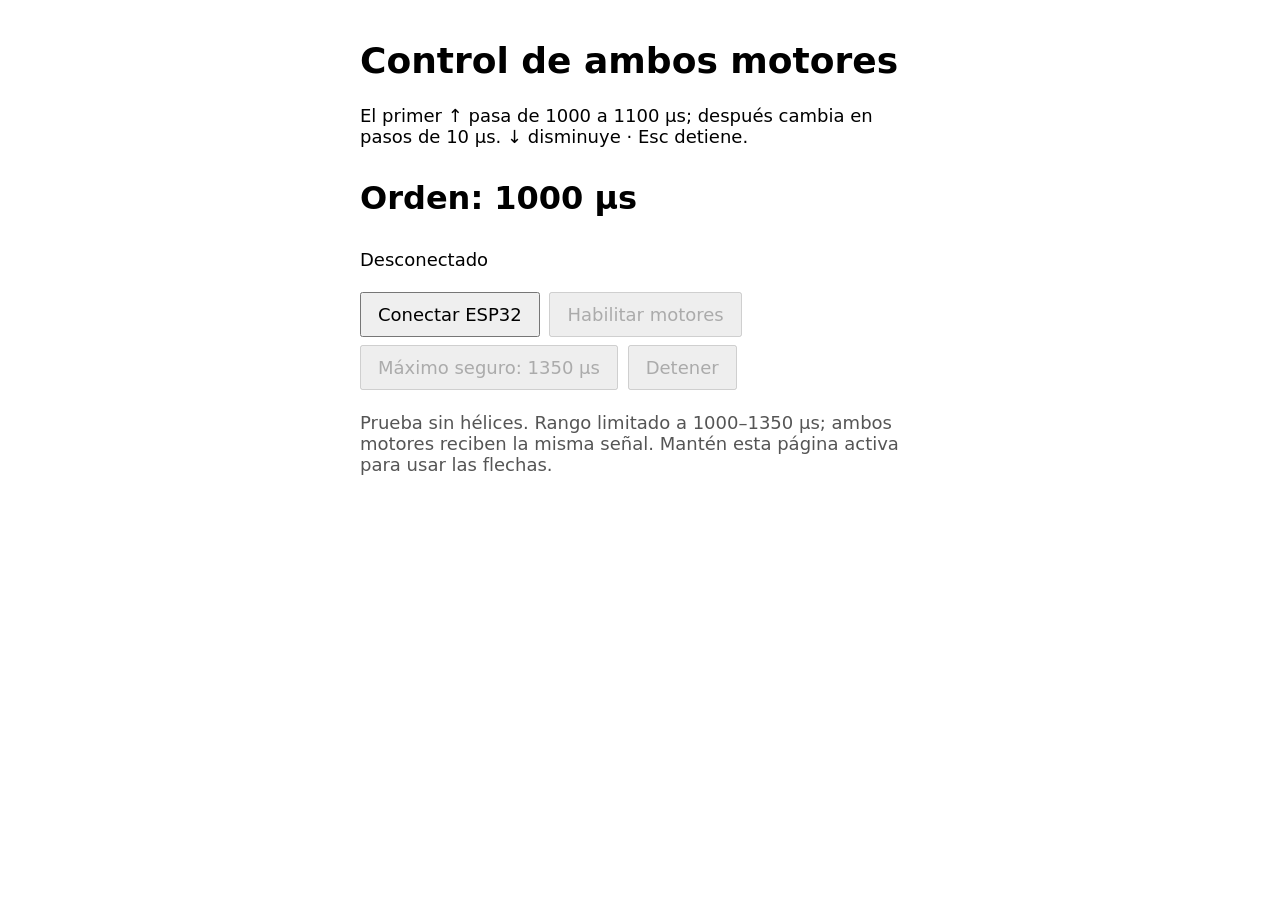
<file: motor-tests/arrow-control/index.html>
<!doctype html>
<html lang="es">
<meta charset="utf-8">
<meta name="viewport" content="width=device-width,initial-scale=1">
<title>Prueba progresiva de motores</title>
<style>
  body { font: 18px system-ui, sans-serif; max-width: 560px; margin: 40px auto; padding: 0 20px; }
  button { font: inherit; padding: 10px 16px; margin: 4px 4px 4px 0; }
  #value { font-size: 2rem; font-weight: bold; }
  .note { color: #555; }
</style>
<h1>Control de ambos motores</h1>
<p>El primer ↑ pasa de 1000 a 1100 µs; después cambia en pasos de 10 µs. ↓ disminuye · Esc detiene.</p>
<p id="value">Orden: 1000 µs</p>
<p id="status" role="status">Desconectado</p>
<button id="connect">Conectar ESP32</button>
<button id="arm" disabled>Habilitar motores</button>
<button id="max" disabled>Máximo seguro: 1350 µs</button>
<button id="stop" disabled>Detener</button>
<p class="note">Prueba sin hélices. Rango limitado a 1000–1350 µs; ambos motores reciben la misma señal. Mantén esta página activa para usar las flechas.</p>
<script>
  const connectButton = document.getElementById('connect');
  const armButton = document.getElementById('arm');
  const maxButton = document.getElementById('max');
  const stopButton = document.getElementById('stop');
  const status = document.getElementById('status');
  const value = document.getElementById('value');
  let port, writer, timer, armed = false, pulse = 1000;

  function show() {
    value.textContent = `Orden: ${pulse} µs`;
    status.textContent = !port ? 'Desconectado' : armed ? 'Motores habilitados' : 'Conectado · motores detenidos';
    connectButton.disabled = !!port;
    armButton.disabled = !port || armed;
    maxButton.disabled = !port || !armed;
    stopButton.disabled = !port || !armed;
  }

  async function send(command) {
    if (!writer) return;
    try { await writer.write(new TextEncoder().encode(command)); }
    catch { await disconnect(); }
  }

  async function stop() {
    clearInterval(timer);
    armed = false;
    pulse = 1000;
    show();
    await send('X');
  }

  async function disconnect() {
    clearInterval(timer);
    armed = false;
    pulse = 1000;
    if (writer) { writer.releaseLock(); writer = null; }
    if (port) { try { await port.close(); } catch {} port = null; }
    show();
  }

  connectButton.onclick = async () => {
    if (!('serial' in navigator)) {
      status.textContent = 'Abre esta página en Chrome o Edge de escritorio.';
      return;
    }
    try {
      port = await navigator.serial.requestPort();
      await port.open({ baudRate: 115200 });
      writer = port.writable.getWriter();
      // Abrir el puerto reinicia algunas placas ESP32.
      await new Promise(resolve => setTimeout(resolve, 1500));
      show();
    } catch (error) {
      await disconnect();
      status.textContent = `No se pudo conectar: ${error.message}`;
    }
  };

  armButton.onclick = async () => {
    pulse = 1000;
    await send('A');
    if (!port) return;
    armed = true;
    timer = setInterval(() => send('K'), 100);
    show();
  };
  stopButton.onclick = stop;
  maxButton.onclick = async () => {
    if (!armed) return;
    pulse = 1350;
    show();
    await send('M');
  };

  document.addEventListener('keydown', async event => {
    if (event.key === 'Escape') { await stop(); return; }
    if (!armed || !['ArrowUp', 'ArrowDown'].includes(event.key)) return;
    event.preventDefault();
    pulse = Math.max(1000, Math.min(1350, event.key === 'ArrowUp' && pulse === 1000 ? 1100 : pulse + (event.key === 'ArrowUp' ? 10 : -10)));
    show();
    await send(event.key === 'ArrowUp' ? 'U' : 'D');
  });
  window.addEventListener('blur', stop);
  document.addEventListener('visibilitychange', () => { if (document.hidden) stop(); });
  navigator.serial?.addEventListener('disconnect', disconnect);
  show();
</script>
</html>
</file>
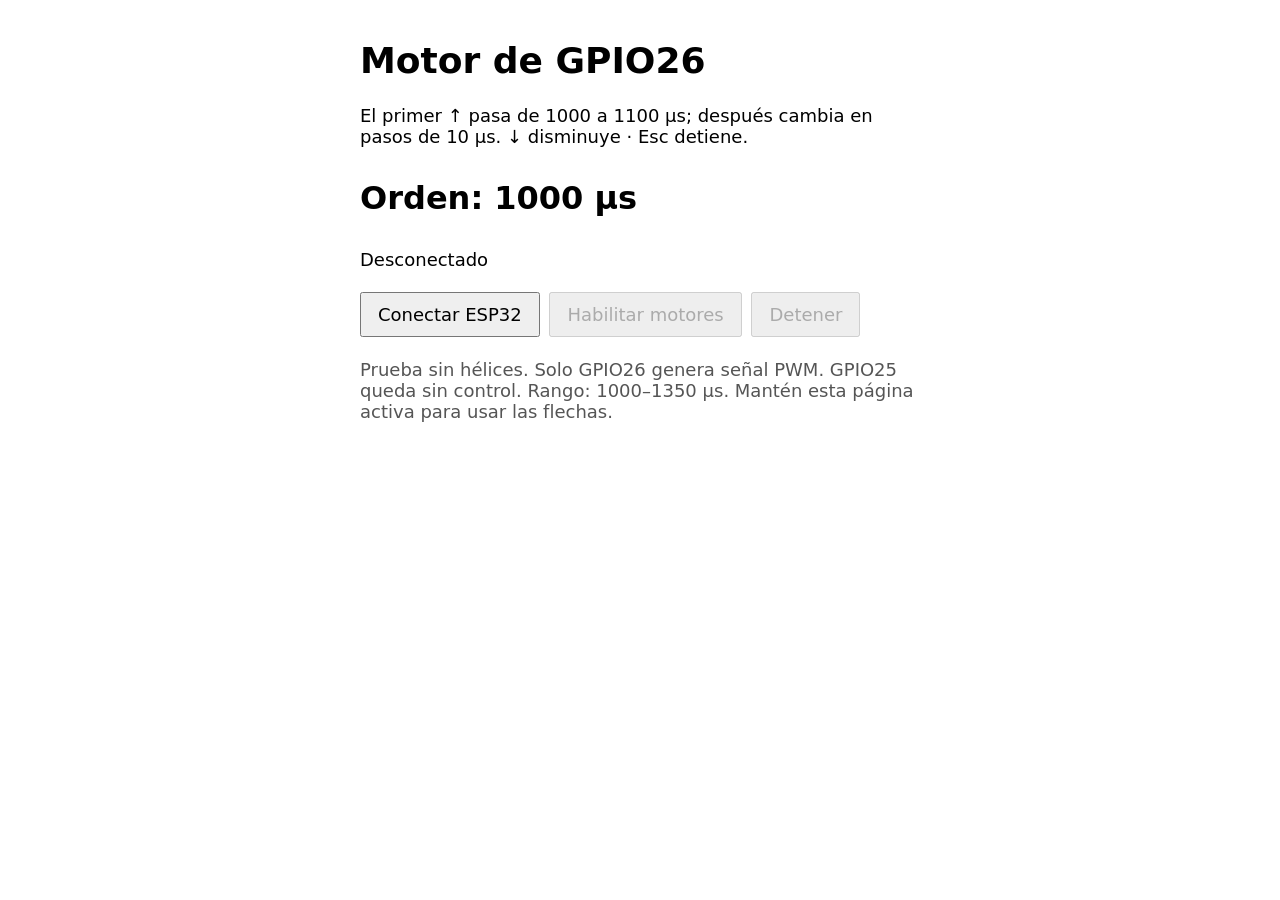
<file: motor-tests/gpio26-only/index.html>
<!doctype html>
<html lang="es">
<meta charset="utf-8">
<meta name="viewport" content="width=device-width,initial-scale=1">
<title>Prueba de motor GPIO26</title>
<style>
  body { font: 18px system-ui, sans-serif; max-width: 560px; margin: 40px auto; padding: 0 20px; }
  button { font: inherit; padding: 10px 16px; margin: 4px 4px 4px 0; }
  #value { font-size: 2rem; font-weight: bold; }
  .note { color: #555; }
</style>
<h1>Motor de GPIO26</h1>
<p>El primer ↑ pasa de 1000 a 1100 µs; después cambia en pasos de 10 µs. ↓ disminuye · Esc detiene.</p>
<p id="value">Orden: 1000 µs</p>
<p id="status" role="status">Desconectado</p>
<button id="connect">Conectar ESP32</button>
<button id="arm" disabled>Habilitar motores</button>
<button id="stop" disabled>Detener</button>
<p class="note">Prueba sin hélices. Solo GPIO26 genera señal PWM. GPIO25 queda sin control. Rango: 1000–1350 µs. Mantén esta página activa para usar las flechas.</p>
<script>
  const connectButton = document.getElementById('connect');
  const armButton = document.getElementById('arm');
  const stopButton = document.getElementById('stop');
  const status = document.getElementById('status');
  const value = document.getElementById('value');
  let port, writer, timer, armed = false, pulse = 1000;

  function show() {
    value.textContent = `Orden: ${pulse} µs`;
    status.textContent = !port ? 'Desconectado' : armed ? 'Motores habilitados' : 'Conectado · motores detenidos';
    connectButton.disabled = !!port;
    armButton.disabled = !port || armed;
    stopButton.disabled = !port || !armed;
  }

  async function send(command) {
    if (!writer) return;
    try { await writer.write(new TextEncoder().encode(command)); }
    catch { await disconnect(); }
  }

  async function stop() {
    clearInterval(timer);
    armed = false;
    pulse = 1000;
    show();
    await send('X');
  }

  async function disconnect() {
    clearInterval(timer);
    armed = false;
    pulse = 1000;
    if (writer) { writer.releaseLock(); writer = null; }
    if (port) { try { await port.close(); } catch {} port = null; }
    show();
  }

  connectButton.onclick = async () => {
    if (!('serial' in navigator)) {
      status.textContent = 'Abre esta página en Chrome o Edge de escritorio.';
      return;
    }
    try {
      port = await navigator.serial.requestPort();
      await port.open({ baudRate: 115200 });
      writer = port.writable.getWriter();
      // Abrir el puerto reinicia algunas placas ESP32.
      await new Promise(resolve => setTimeout(resolve, 1500));
      show();
    } catch (error) {
      await disconnect();
      status.textContent = `No se pudo conectar: ${error.message}`;
    }
  };

  armButton.onclick = async () => {
    pulse = 1000;
    await send('A');
    if (!port) return;
    armed = true;
    timer = setInterval(() => send('K'), 100);
    show();
  };
  stopButton.onclick = stop;

  document.addEventListener('keydown', async event => {
    if (event.key === 'Escape') { await stop(); return; }
    if (!armed || !['ArrowUp', 'ArrowDown'].includes(event.key)) return;
    event.preventDefault();
    pulse = Math.max(1000, Math.min(1350, event.key === 'ArrowUp' && pulse === 1000 ? 1100 : pulse + (event.key === 'ArrowUp' ? 10 : -10)));
    show();
    await send(event.key === 'ArrowUp' ? 'U' : 'D');
  });
  window.addEventListener('blur', stop);
  document.addEventListener('visibilitychange', () => { if (document.hidden) stop(); });
  navigator.serial?.addEventListener('disconnect', disconnect);
  show();
</script>
</html>
</file>
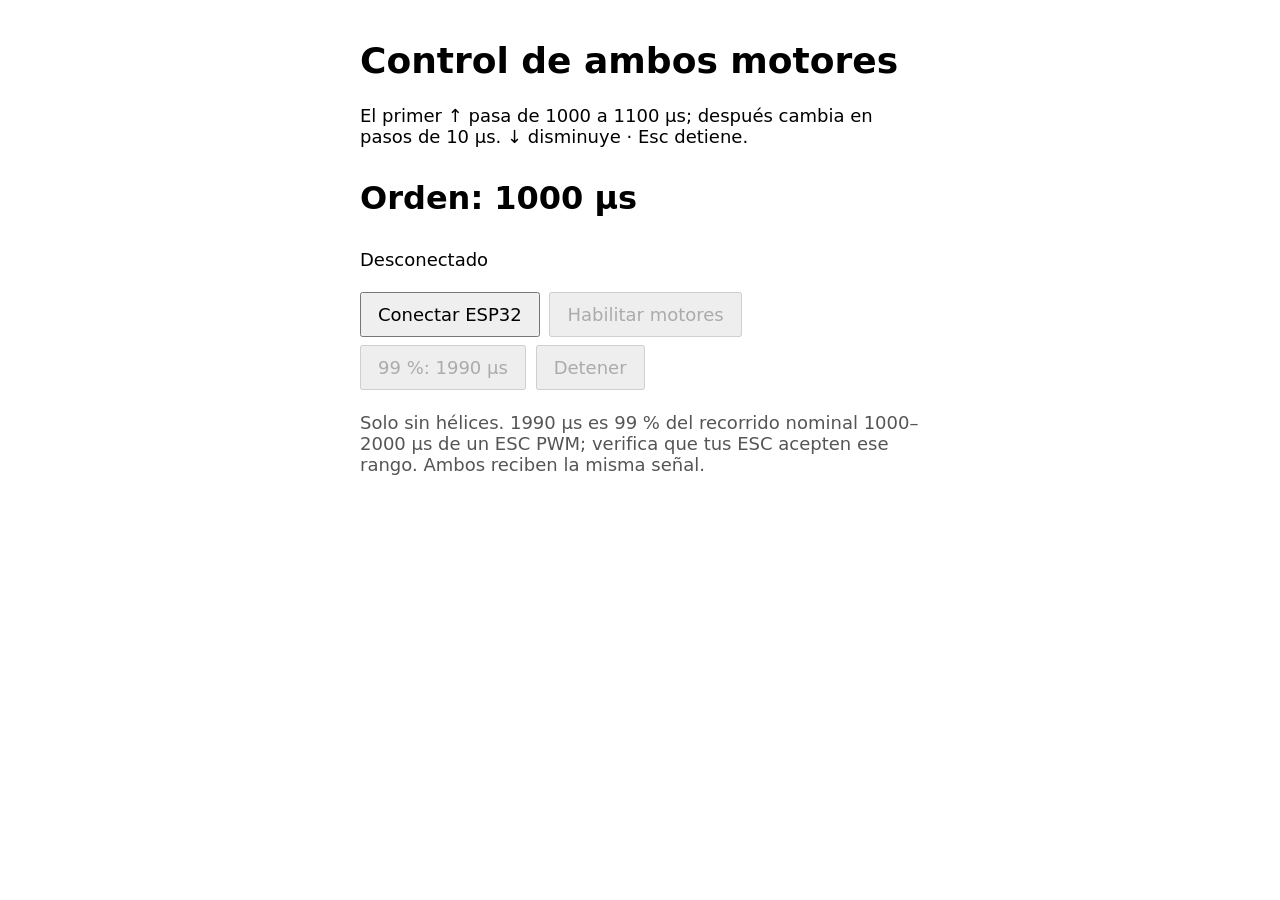
<file: motor-tests/near-full-throttle/index.html>
<!doctype html>
<html lang="es">
<meta charset="utf-8">
<meta name="viewport" content="width=device-width,initial-scale=1">
<title>Prueba de acelerador al 99 %</title>
<style>
  body { font: 18px system-ui, sans-serif; max-width: 560px; margin: 40px auto; padding: 0 20px; }
  button { font: inherit; padding: 10px 16px; margin: 4px 4px 4px 0; }
  #value { font-size: 2rem; font-weight: bold; }
  .note { color: #555; }
</style>
<h1>Control de ambos motores</h1>
<p>El primer ↑ pasa de 1000 a 1100 µs; después cambia en pasos de 10 µs. ↓ disminuye · Esc detiene.</p>
<p id="value">Orden: 1000 µs</p>
<p id="status" role="status">Desconectado</p>
<button id="connect">Conectar ESP32</button>
<button id="arm" disabled>Habilitar motores</button>
<button id="max" disabled>99 %: 1990 µs</button>
<button id="stop" disabled>Detener</button>
<p class="note">Solo sin hélices. 1990 µs es 99 % del recorrido nominal 1000–2000 µs de un ESC PWM; verifica que tus ESC acepten ese rango. Ambos reciben la misma señal.</p>
<script>
  const connectButton = document.getElementById('connect');
  const armButton = document.getElementById('arm');
  const maxButton = document.getElementById('max');
  const stopButton = document.getElementById('stop');
  const status = document.getElementById('status');
  const value = document.getElementById('value');
  let port, writer, timer, armed = false, pulse = 1000;

  function show() {
    value.textContent = `Orden: ${pulse} µs`;
    status.textContent = !port ? 'Desconectado' : armed ? 'Motores habilitados' : 'Conectado · motores detenidos';
    connectButton.disabled = !!port;
    armButton.disabled = !port || armed;
    maxButton.disabled = !port || !armed;
    stopButton.disabled = !port || !armed;
  }

  async function send(command) {
    if (!writer) return;
    try { await writer.write(new TextEncoder().encode(command)); }
    catch { await disconnect(); }
  }

  async function stop() {
    clearInterval(timer);
    armed = false;
    pulse = 1000;
    show();
    await send('X');
  }

  async function disconnect() {
    clearInterval(timer);
    armed = false;
    pulse = 1000;
    if (writer) { writer.releaseLock(); writer = null; }
    if (port) { try { await port.close(); } catch {} port = null; }
    show();
  }

  connectButton.onclick = async () => {
    if (!('serial' in navigator)) {
      status.textContent = 'Abre esta página en Chrome o Edge de escritorio.';
      return;
    }
    try {
      port = await navigator.serial.requestPort();
      await port.open({ baudRate: 115200 });
      writer = port.writable.getWriter();
      // Abrir el puerto reinicia algunas placas ESP32.
      await new Promise(resolve => setTimeout(resolve, 1500));
      show();
    } catch (error) {
      await disconnect();
      status.textContent = `No se pudo conectar: ${error.message}`;
    }
  };

  armButton.onclick = async () => {
    pulse = 1000;
    await send('A');
    if (!port) return;
    armed = true;
    timer = setInterval(() => send('K'), 100);
    show();
  };
  stopButton.onclick = stop;
  maxButton.onclick = async () => {
    if (!armed) return;
    pulse = 1990;
    show();
    await send('M');
  };

  document.addEventListener('keydown', async event => {
    if (event.key === 'Escape') { await stop(); return; }
    if (!armed || !['ArrowUp', 'ArrowDown'].includes(event.key)) return;
    event.preventDefault();
    pulse = Math.max(1000, Math.min(1990, event.key === 'ArrowUp' && pulse === 1000 ? 1100 : pulse + (event.key === 'ArrowUp' ? 10 : -10)));
    show();
    await send(event.key === 'ArrowUp' ? 'U' : 'D');
  });
  window.addEventListener('blur', stop);
  document.addEventListener('visibilitychange', () => { if (document.hidden) stop(); });
  navigator.serial?.addEventListener('disconnect', disconnect);
  show();
</script>
</html>
</file>
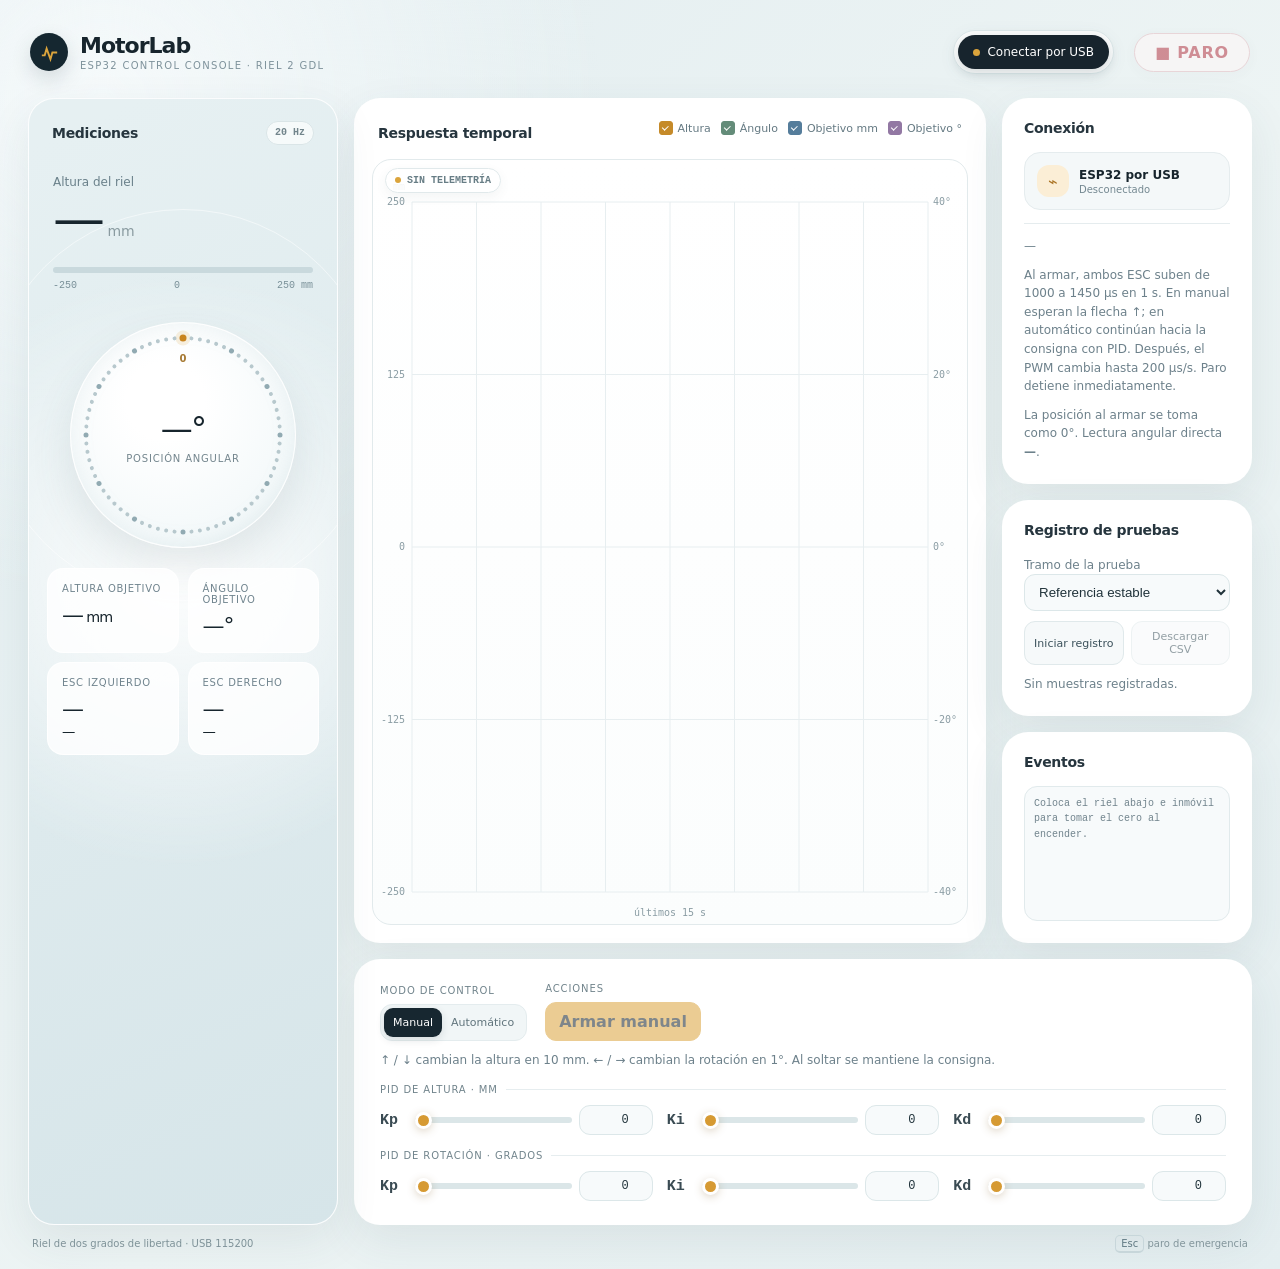
<file: version-final-codigo-v8/dashboard.html>
<!doctype html>
<html lang="es">
<head>
  <meta charset="utf-8">
  <meta name="viewport" content="width=device-width,initial-scale=1">
  <meta name="theme-color" content="#e7f0f2">
  <title>MotorLab · Control del riel</title>
  <link rel="stylesheet" href="motorlab.css">
  <style>
    [hidden] { display: none !important }
    button:disabled, fieldset:disabled { opacity: .55 }
    button:disabled { cursor: default }
    :focus-visible { outline: 2px solid #bc8120; outline-offset: 3px }
    #connect::before { content:""; display:inline-block; width:7px; height:7px; margin-right:7px; border-radius:50%; background:var(--amber) }
    .controls fieldset { min-width:0; border:0; margin:0; padding:0 }
    .controls legend { color:#71848c; font-size:10px; text-transform:uppercase; letter-spacing:.09em; padding:0 }
    #loops fieldset { border-top:1px solid #e6edef; margin-top:15px; padding-top:10px }
    #loops legend { padding-right:8px }
    .gains { display:grid; grid-template-columns:repeat(3,minmax(0,1fr)); gap:14px }
    .gain { grid-template-columns:24px minmax(30px,1fr) 74px }
    .rail-top { display:flex; align-items:end; flex-wrap:wrap; gap:12px 18px }
    #targets .setpoint-box { grid-template-columns:minmax(40px,1fr) 72px }
    .target-grid { display:grid; grid-template-columns:repeat(2,minmax(100px,1fr)); gap:12px }
    .target-grid label { display:block; font-size:11px; color:#71848c; margin-bottom:6px }
    .rail-tip { color:var(--muted); font-size:12px; line-height:1.55; margin:10px 0 0 }
    .dial-center strong::after, #angleRef::after { content:"°" }
    #heightRef::after { content:" mm"; font-size:.65em }
    .live-pill { top:8px }
    @media(max-width:720px){.gains{grid-template-columns:1fr}.rail-top{align-items:stretch}.rail-top .control-group{margin:0}.scope-head h2{min-width:0}}
  </style>
</head>
<body>
<main class="shell">
  <header class="topbar">
    <div class="brand"><div class="logo"><svg aria-hidden="true" viewBox="0 0 24 24" fill="none" stroke="currentColor" stroke-width="2"><path d="M4 15h3l2-7 4 11 2-7h5"/></svg></div><div><strong>MotorLab</strong><span>ESP32 Control Console · Riel 2 GDL</span></div></div>
    <div class="connection" aria-label="Conexión"><button class="conn-btn active" id="connect">Conectar por USB</button></div>
    <button class="danger" id="stop" title="Parar · Esc" disabled>■ PARO</button>
  </header>
  <section class="layout">
    <article class="card measurements">
      <div class="card-title"><h2>Mediciones</h2><span class="tag">20 Hz</span></div>
      <div class="speed-readout"><div class="metric-label">Altura del riel</div><span class="metric-value" id="height">—</span><span class="metric-unit">mm</span></div>
      <div class="speed-bar" aria-hidden="true"><div class="speed-fill" id="heightFill" style="width:0%"></div></div>
      <div class="scale"><span id="heightScaleMin">−250</span><span id="heightScaleMid">0</span><span id="heightScaleMax">250 mm</span></div>
      <div class="angle-dial" aria-label="Posición angular en grados"><div id="dialTicks" aria-hidden="true"></div><span class="dial-zero-label" aria-hidden="true">0</span><div class="dial-center"><strong id="angle">—</strong><small>POSICIÓN ANGULAR</small></div></div>
      <div class="card-grid">
        <div class="mini"><label>Altura objetivo</label><strong id="heightRef">—</strong></div>
        <div class="mini"><label>Ángulo objetivo</label><strong id="angleRef">—</strong></div>
        <div class="mini"><label>ESC izquierdo</label><strong id="left">—</strong><small id="leftUs">—</small></div>
        <div class="mini"><label>ESC derecho</label><strong id="right">—</strong><small id="rightUs">—</small></div>
      </div>
    </article>
    <article class="card scope">
      <div class="scope-head"><h2>Respuesta temporal</h2><div id="legend" class="legend" aria-label="Curvas visibles"></div></div>
      <div class="canvas-wrap"><canvas id="scope" aria-label="Últimos 15 segundos de altura y rotación medidas con sus consignas"></canvas><div class="live-pill" id="livePill">SIN TELEMETRÍA</div></div>
    </article>
    <aside class="side">
      <section class="card action-card"><h3>Conexión</h3>
        <div class="status-line"><div class="status-icon" aria-hidden="true">⌁</div><div><strong>ESP32 por USB</strong><small id="link">Desconectado</small></div></div>
        <div class="separator"></div>
        <p class="rail-tip" id="powerState">—</p>
        <p class="rail-tip">Al armar, ambos ESC suben de 1000 a 1450 µs en 1 s. En manual esperan la flecha ↑; en automático continúan hacia la consigna con PID. Después, el PWM cambia hasta 200 µs/s. Paro detiene inmediatamente.</p>
        <p class="rail-tip">La posición al armar se toma como 0°. Lectura angular directa <strong id="rawAngle">—</strong>.</p>
      </section>
      <section class="card action-card"><h3>Registro de pruebas</h3>
        <label for="trialLabel" class="rail-tip">Tramo de la prueba</label>
        <select id="trialLabel" class="number-input">
          <option value="BASELINE">Referencia estable</option>
          <option value="HEIGHT">Cambio de altura</option>
          <option value="ANGLE">Cambio de inclinación</option>
          <option value="RECOVERY">Regreso a referencia</option>
        </select>
        <div class="data-actions"><button id="recordCapture" class="ghost">Iniciar registro</button>
          <button id="exportCapture" class="ghost" disabled>Descargar CSV</button></div>
        <p id="captureStatus" class="rail-tip" role="status">Sin muestras registradas.</p>
      </section>
      <section class="card action-card"><h3>Eventos</h3><div class="event-log" role="status" id="notice">Coloca el riel abajo e inmóvil para tomar el cero al encender.</div></section>
    </aside>
    <article class="card controls">
      <div class="rail-top">
        <div class="control-group"><label id="modeLabel" for="mode">Modo de control</label>
          <select id="mode" aria-labelledby="modeLabel"><option value="MANUAL">Manual · flechas</option><option value="AUTO">Automático · consignas</option></select>
          <div id="modeSegments" class="segments" aria-labelledby="modeLabel" role="group" hidden>
            <button class="segment" data-mode="MANUAL">Manual</button><button class="segment" data-mode="AUTO">Automático</button>
          </div>
        </div>
        <fieldset id="targets" hidden><legend>Consignas automáticas</legend><div class="target-grid">
          <div><label for="h">Altura (mm)</label><div class="setpoint-box"><input type="range" data-mirror="h" aria-label="Deslizar altura" min="-250" max="250" value="0"><input class="number-input" id="h" type="number" step="any" value="0" required></div></div>
          <div><label for="a">Rotación desde el armado (°)</label><div class="setpoint-box"><input type="range" data-mirror="a" aria-label="Deslizar rotación" min="-90" max="90" value="0"><input class="number-input" id="a" type="number" step="any" value="0" required></div></div>
        </div></fieldset>
        <div class="control-group"><label>Acciones</label><div class="apply-wrap"><button class="primary" id="start" disabled>Armar manual</button><button class="ghost" id="apply" disabled>Aplicar consignas</button></div></div>
      </div>
      <p class="rail-tip" id="keys">↑ / ↓ cambian la altura en 10 mm. ← / → cambian la rotación en 1°. Al soltar se mantiene la consigna.</p>
      <div id="loops"></div>
    </article>
  </section>
  <footer class="footer"><span>Riel de dos grados de libertad · USB 115200</span><span><span class="kbd">Esc</span> paro de emergencia</span></footer>
</main>
<script src="capture.js"></script>
<script src="dashboard.js"></script>
<script src="dashboard-view.js"></script>
</body>
</html>
</file>
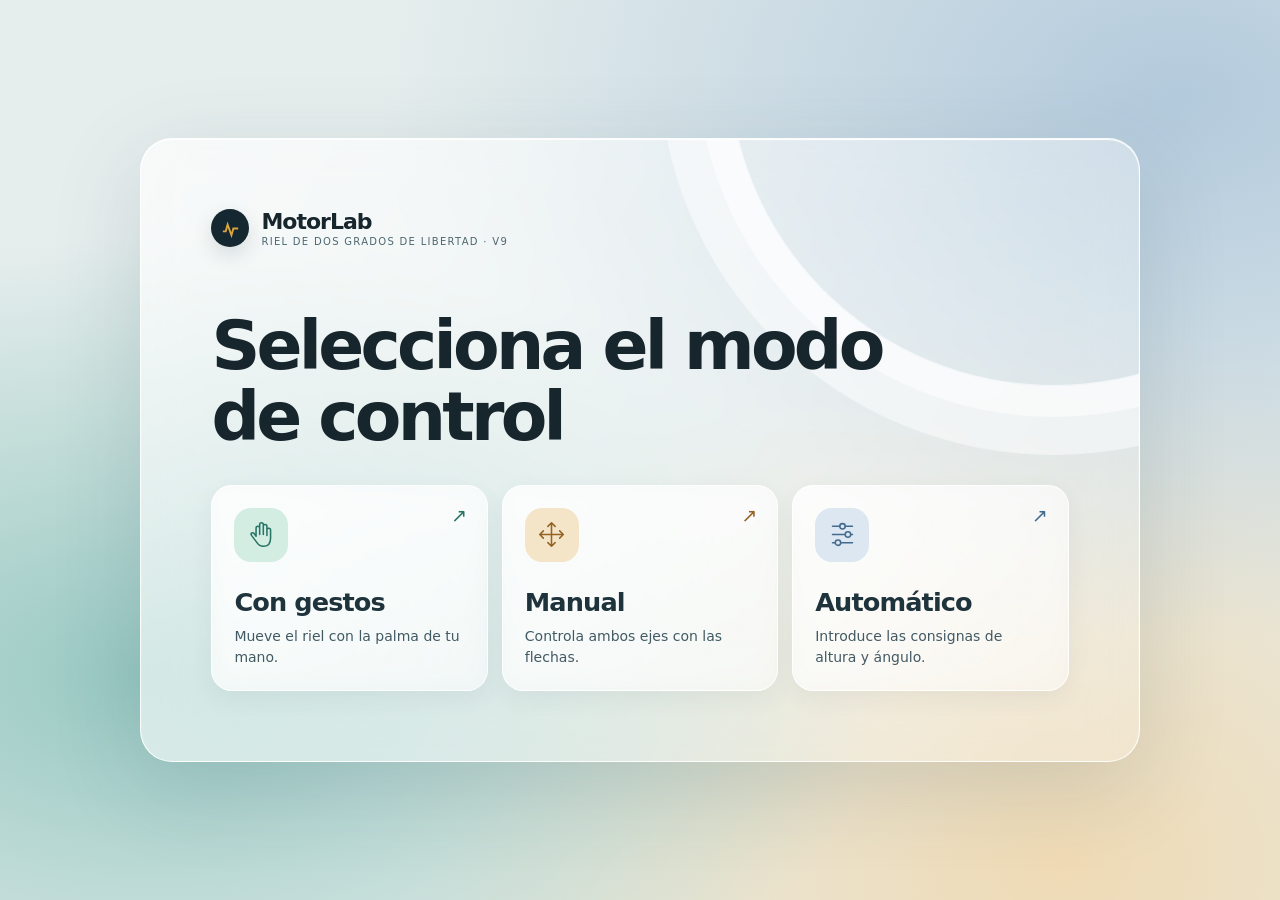
<file: version-prueba-v9/dashboard.html>
<!doctype html>
<html lang="es">
<head>
  <meta charset="utf-8">
  <meta name="viewport" content="width=device-width,initial-scale=1">
  <meta name="theme-color" content="#e7f0f2">
  <title>MotorLab V9 · Control del riel</title>
  <link rel="stylesheet" href="motorlab.css">
  <link rel="stylesheet" href="mode-menu.css">
  <style>
    [hidden] { display: none !important }
    button:disabled, fieldset:disabled { opacity: .55 }
    button:disabled { cursor: default }
    :focus-visible { outline: 2px solid #bc8120; outline-offset: 3px }
    #connect::before { content:""; display:inline-block; width:7px; height:7px; margin-right:7px; border-radius:50%; background:var(--amber) }
    .controls fieldset { min-width:0; border:0; margin:0; padding:0 }
    .controls legend { color:#71848c; font-size:10px; text-transform:uppercase; letter-spacing:.09em; padding:0 }
    #loops fieldset { border-top:1px solid #e6edef; margin-top:15px; padding-top:10px }
    #loops legend { padding-right:8px }
    .gains { display:grid; grid-template-columns:repeat(3,minmax(0,1fr)); gap:14px }
    .gain { grid-template-columns:24px minmax(30px,1fr) 74px }
    .rail-top { display:flex; align-items:end; flex-wrap:wrap; gap:12px 18px }
    #targets .setpoint-box { grid-template-columns:minmax(40px,1fr) 72px }
    .target-grid { display:grid; grid-template-columns:repeat(2,minmax(100px,1fr)); gap:12px }
    .target-grid label { display:block; font-size:11px; color:#71848c; margin-bottom:6px }
    .rail-tip { color:var(--muted); font-size:12px; line-height:1.55; margin:10px 0 0 }
    .dial-center strong::after, #angleRef::after { content:"°" }
    #heightRef::after { content:" mm"; font-size:.65em }
    .live-pill { top:8px }
    .vision { display:flex; align-items:center; flex-wrap:wrap; gap:18px 28px; padding:20px; margin-bottom:16px }
    .vision h2 { margin:0; font-size:18px }
    .vision .camera-copy { flex:1 1 260px }
    .camera-stage { position:relative; width:min(100%,380px); overflow:hidden; border-radius:14px; background:#193440 }
    .camera-stage video { display:block; width:100%; transform:scaleX(-1) }
    .camera-stage canvas { position:absolute; inset:0; width:100%; height:100%; transform:scaleX(-1) }
    .camera-stage::after { content:""; position:absolute; inset:42% 0; border-block:1px dashed #fff9; pointer-events:none }
    #previewScale { display:block; margin-top:3px }
    #gestureGoal { display:block; margin:10px 0; font-weight:600 }
    .rail-preview { margin:0; text-align:center; font-size:12px; color:var(--muted) }
    .rail-guide { position:relative; width:146px; height:110px; margin:20px auto; border-block:1px solid #b9cdd1;
      background:linear-gradient(90deg,transparent 48%,#bfd0d4 48% 52%,transparent 52%) }
    #railPose { position:absolute; left:50%; bottom:var(--position); width:74px; height:8px; border-radius:5px;
      background:#347c72; transform:translate(-50%,50%) rotate(var(--tilt)) }
    #railPose::before, #railPose::after { content:""; position:absolute; top:-4px; width:20px; height:4px; background:#235366; border-radius:4px }
    #railPose::before { left:-7px } #railPose::after { right:-7px }
    @media(max-width:720px){.gains{grid-template-columns:1fr}.rail-top{align-items:stretch}.rail-top .control-group{margin:0}.scope-head h2{min-width:0}}
  </style>
</head>
<body>
<main id="modeMenu" aria-labelledby="menuTitle">
  <div class="menu-pane">
    <div class="brand menu-brand"><div class="logo" aria-hidden="true"><svg viewBox="0 0 24 24" fill="none" stroke="currentColor" stroke-width="2"><path d="M4 15h3l2-7 4 11 2-7h5"/></svg></div><div><strong>MotorLab</strong><span>Riel de dos grados de libertad · V9</span></div></div>
    <h1 id="menuTitle">Selecciona el modo de control</h1>
    <div class="mode-cards">
      <button class="mode-card" data-mode="GESTURE">
        <span class="mode-icon" aria-hidden="true"><svg viewBox="0 0 32 32"><path d="M10 18V9a2 2 0 0 1 4 0v7-11a2 2 0 0 1 4 0v11-9a2 2 0 0 1 4 0v10-6a2 2 0 0 1 4 0v9c0 6-3 9-8 9-3 0-5-1-7-4l-6-8c-1.5-2.5 1-4 3-2z"/></svg></span>
        <strong>Con gestos</strong><span class="mode-detail">Mueve el riel con la palma de tu mano.</span>
      </button>
      <button class="mode-card" data-mode="MANUAL">
        <span class="mode-icon" aria-hidden="true"><svg viewBox="0 0 32 32"><path d="M16 3v26M3 16h26M12 7l4-4 4 4M12 25l4 4 4-4M7 12l-4 4 4 4M25 12l4 4-4 4"/></svg></span>
        <strong>Manual</strong><span class="mode-detail">Controla ambos ejes con las flechas.</span>
      </button>
      <button class="mode-card" data-mode="AUTO">
        <span class="mode-icon" aria-hidden="true"><svg viewBox="0 0 32 32"><path d="M5 7h8m6 0h8M5 16h14m6 0h2M5 25h3m6 0h13"/><circle cx="16" cy="7" r="3"/><circle cx="22" cy="16" r="3"/><circle cx="11" cy="25" r="3"/></svg></span>
        <strong>Automático</strong><span class="mode-detail">Introduce las consignas de altura y ángulo.</span>
      </button>
    </div>
  </div>
</main>
<main class="shell" id="controller" hidden>
  <header class="topbar">
    <div class="brand"><div class="logo"><svg aria-hidden="true" viewBox="0 0 24 24" fill="none" stroke="currentColor" stroke-width="2"><path d="M4 15h3l2-7 4 11 2-7h5"/></svg></div><div><strong>MotorLab</strong><span>ESP32 Control Console · Riel 2 GDL</span></div></div>
    <button class="ghost" id="backToMenu">‹ Menú</button>
    <div class="connection" aria-label="Conexión"><button class="conn-btn active" id="connect">Conectar por USB</button></div>
    <button class="danger" id="stop" title="Parar · Esc" disabled>■ PARO</button>
  </header>
  <h1 id="controllerTitle" tabindex="-1"></h1>
  <section class="card manual-panel" id="manualPanel" aria-labelledby="padTitle" hidden>
    <div><h2 id="padTitle">Flechas de control</h2>
      <p class="rail-tip">Pulsa ↑ o ↓ para cambiar la altura en 10 mm y ← o → para cambiar la inclinación en 1°. También puedes usar el teclado.</p>
      <p class="rail-tip" id="manualStatus" role="status">Conecta el ESP32 por USB para iniciar.</p>
      <div class="apply-wrap" style="margin-top:10px"><button class="primary" id="manualArm" disabled>Armar manual</button></div>
    </div>
    <fieldset class="direction-pad" id="directionPad" aria-label="Mover el riel" disabled>
      <button data-key="ArrowUp" aria-label="Subir 10 mm">↑</button>
      <button data-key="ArrowLeft" aria-label="Inclinar a la izquierda 1 grado">←</button>
      <button data-key="ArrowRight" aria-label="Inclinar a la derecha 1 grado">→</button>
      <button data-key="ArrowDown" aria-label="Bajar 10 mm">↓</button>
    </fieldset>
  </section>
  <section class="card auto-panel" id="autoPanel" aria-labelledby="autoPanelTitle" hidden>
    <div class="auto-panel-head">
      <div>
        <h2 id="autoPanelTitle">Rutinas de amortiguamiento · 1 clic (Ángulo fijo 0°)</h2>
        <p class="rail-tip" id="autoRoutineStatus" role="status">Conecta el ESP32 por USB y espera el cero de altura para iniciar una rutina.</p>
      </div>
      <div class="auto-cal">
        <label class="auto-field">
          <span>Tope medido (20 cm)</span>
          <input class="number-input" id="railTop" type="number" min="20" max="5000" step="any" value="200">
        </label>
        <label class="auto-field">
          <span>Frec. senoidal (Hz)</span>
          <input class="number-input" id="sineFreq" type="number" min="0.15" max="0.80" step="0.05" value="0.35">
        </label>
        <button class="ghost" id="captureTop" disabled>Capturar tope (20 cm)</button>
      </div>
    </div>
    <p class="rail-tip auto-summary" id="autoCalSummary">Mitad objetivo (H_mid): 100.0 · Rango senoidal: [40.0, 160.0] · Margen seguro [15%, 85%]: [30.0, 170.0]</p>
    <div class="routine-grid" id="routineButtons">
      <button class="routine-btn" data-routine="undamped" disabled>
        <strong>No amortiguado</strong>
        <span>Senoidal · Kd = 0</span>
      </button>
      <button class="routine-btn" data-routine="underdamped" disabled>
        <strong>Subamortiguado</strong>
        <span>Escalón a H_mid · ζ ≈ 0.3</span>
      </button>
      <button class="routine-btn" data-routine="critical" disabled>
        <strong>Críticamente amortiguado</strong>
        <span>Escalón a H_mid · ζ ≈ 1.0</span>
      </button>
      <button class="routine-btn" data-routine="overdamped" disabled>
        <strong>Sobreamortiguado</strong>
        <span>Escalón a H_mid · ζ ≈ 1.8</span>
      </button>
    </div>
  </section>
  <section class="card vision" id="visionPanel" aria-labelledby="visionTitle">
    <div class="camera-copy"><h2 id="visionTitle">Control por palma · V9</h2>
      <p class="rail-tip">Muestra la palma de frente. Mantén el centro de la palma por encima de la franja para sumar 10 mm repetidamente o por debajo para restarlos. Dentro de la franja se conserva la altura. Inclina los dedos para girar hasta 20° por lado.</p>
      <output id="gestureGoal">Consigna de la mano · —</output>
      <button id="cameraToggle" class="ghost">Activar cámara</button>
      <p id="cameraStatus" class="rail-tip" role="status">Puedes probar los gestos antes de conectar el riel.</p>
    </div>
    <div class="camera-stage" id="cameraStage" hidden>
      <video id="handVideo" muted autoplay playsinline></video>
      <canvas id="handOverlay" aria-label="Puntos de la mano sobre la imagen en espejo"></canvas>
    </div>
    <figure class="rail-preview" id="railPreview" hidden>
      <div class="rail-guide" aria-hidden="true"><span id="railPose" hidden></span></div>
      <figcaption>Vista previa del riel <span id="previewScale"></span></figcaption>
    </figure>
  </section>
  <section class="layout">
    <article class="card measurements">
      <div class="card-title"><h2>Mediciones</h2><span class="tag">20 Hz</span></div>
      <div class="speed-readout"><div class="metric-label">Altura del riel</div><span class="metric-value" id="height">—</span><span class="metric-unit">mm</span></div>
      <div class="speed-bar" aria-hidden="true"><div class="speed-fill" id="heightFill" style="width:0%"></div></div>
      <div class="scale"><span id="heightScaleMin">−250</span><span id="heightScaleMid">0</span><span id="heightScaleMax">250 mm</span></div>
      <div class="angle-dial" aria-label="Posición angular en grados"><div id="dialTicks" aria-hidden="true"></div><span class="dial-zero-label" aria-hidden="true">0</span><div class="dial-center"><strong id="angle">—</strong><small>POSICIÓN ANGULAR</small></div></div>
      <div class="card-grid">
        <div class="mini"><label>Altura objetivo</label><strong id="heightRef">—</strong></div>
        <div class="mini"><label>Ángulo objetivo</label><strong id="angleRef">—</strong></div>
        <div class="mini"><label>ESC izquierdo</label><strong id="left">—</strong><small id="leftUs">—</small></div>
        <div class="mini"><label>ESC derecho</label><strong id="right">—</strong><small id="rightUs">—</small></div>
      </div>
    </article>
    <article class="card scope">
      <div class="scope-head"><h2>Respuesta temporal</h2><div id="legend" class="legend" aria-label="Curvas visibles"></div></div>
      <div class="canvas-wrap"><canvas id="scope" aria-label="Últimos 15 segundos de altura y rotación medidas con sus consignas"></canvas><div class="live-pill" id="livePill">SIN TELEMETRÍA</div></div>
    </article>
    <aside class="side">
      <section class="card action-card"><h3>Conexión</h3>
        <div class="status-line"><div class="status-icon" aria-hidden="true">⌁</div><div><strong>ESP32 por USB</strong><small id="link">Desconectado</small></div></div>
        <div class="separator"></div>
        <p class="rail-tip" id="powerState">—</p>
        <p class="rail-tip">Al armar, ambos ESC suben de 1000 a 1450 µs en 1 s. En manual esperan la flecha ↑; en automático continúan hacia la consigna con PID. Después, el PWM cambia hasta 200 µs/s. Paro detiene inmediatamente.</p>
        <p class="rail-tip">La posición al armar se toma como 0°. Lectura angular directa <strong id="rawAngle">—</strong>.</p>
      </section>
      <section class="card action-card"><h3>Registro de pruebas</h3>
        <label for="trialLabel" class="rail-tip">Tramo de la prueba</label>
        <select id="trialLabel" class="number-input">
          <option value="BASELINE">Referencia estable</option>
          <option value="HEIGHT">Cambio de altura</option>
          <option value="ANGLE">Cambio de inclinación</option>
          <option value="RECOVERY">Regreso a referencia</option>
        </select>
        <div class="data-actions"><button id="recordCapture" class="ghost">Iniciar registro</button>
          <button id="exportCapture" class="ghost" disabled>Descargar CSV</button></div>
        <p id="captureStatus" class="rail-tip" role="status">Sin muestras registradas.</p>
      </section>
      <section class="card action-card"><h3>Eventos</h3><div class="event-log" role="status" id="notice">Coloca el riel abajo e inmóvil para tomar el cero al encender.</div></section>
    </aside>
    <article class="card controls">
      <div class="rail-top">
        <fieldset id="targets" hidden><legend>Consignas automáticas</legend><div class="target-grid">
          <div><label for="h">Altura (mm)</label><div class="setpoint-box"><input type="range" data-mirror="h" aria-label="Deslizar altura" min="-250" max="250" value="0"><input class="number-input" id="h" type="number" step="any" value="0" required></div></div>
          <div><label for="a">Rotación desde el armado (°)</label><div class="setpoint-box"><input type="range" data-mirror="a" aria-label="Deslizar rotación" min="-90" max="90" value="0"><input class="number-input" id="a" type="number" step="any" value="0" required></div></div>
        </div></fieldset>
        <div class="control-group"><label>Acciones</label><div class="apply-wrap"><button class="primary" id="start" disabled>Armar manual</button><button class="ghost" id="apply" disabled>Aplicar consignas</button></div></div>
      </div>
      <div id="loops"></div>
    </article>
  </section>
  <footer class="footer"><span>Riel de dos grados de libertad · USB 115200</span><span><span class="kbd">Esc</span> paro de emergencia</span></footer>
</main>
<script src="capture.js"></script>
<script src="hand-control.js"></script>
<script src="dashboard.js"></script>
<script src="dashboard-view.js"></script>
</body>
</html>
</file>
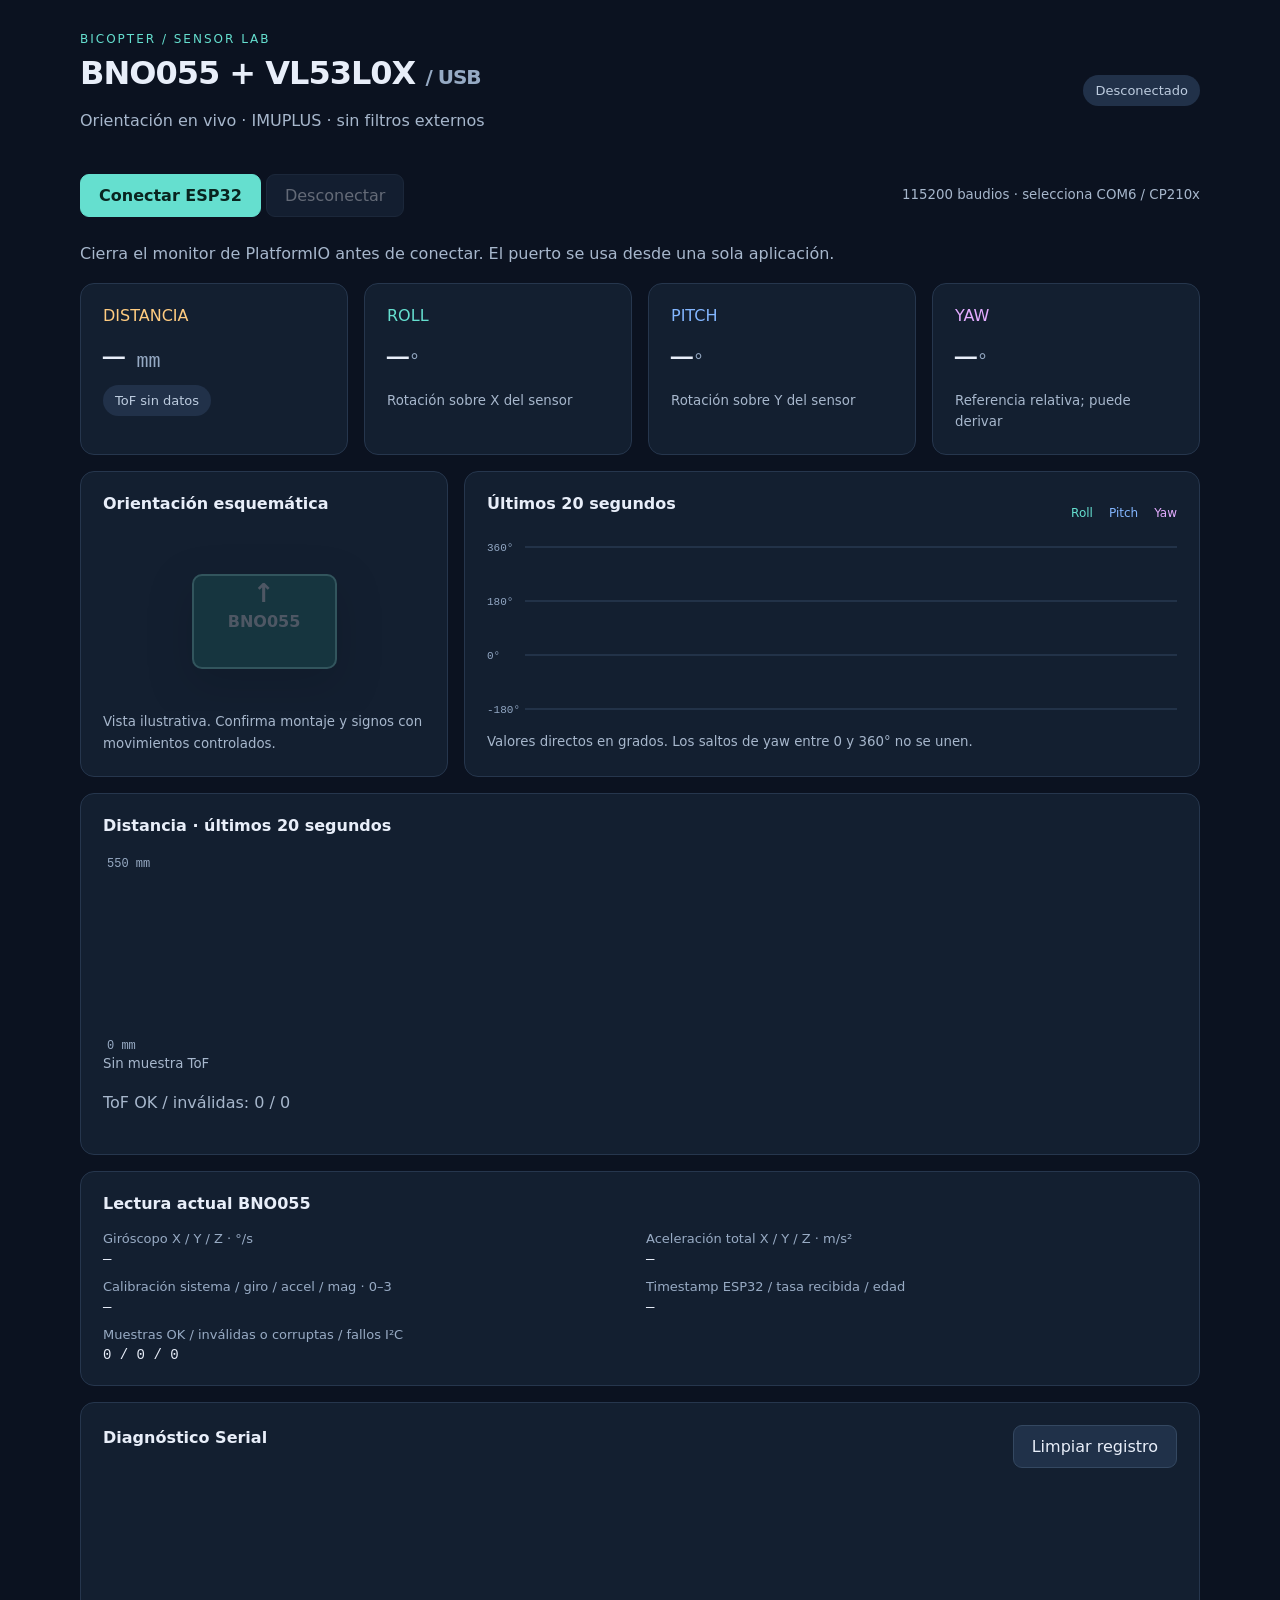
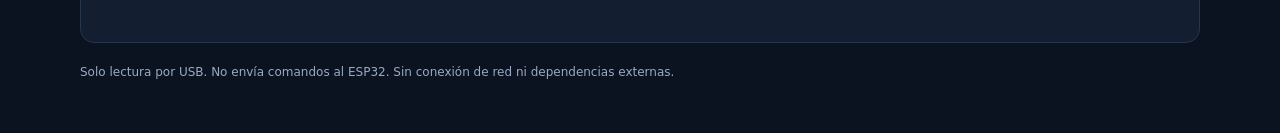
<file: control-tests/auto-height/dashboard.html>
<!doctype html>
<html lang="es">
<meta charset="utf-8">
<meta name="viewport" content="width=device-width,initial-scale=1">
<title>BNO055 · USB</title>
<style>
:root{color-scheme:dark;font-family:Segoe UI,system-ui,sans-serif;background:#0b1220;color:#e8eef9}*{box-sizing:border-box}body{margin:0;padding:32px}main{max-width:1120px;margin:auto}header,.toolbar,.row{display:flex;align-items:center;justify-content:space-between;gap:16px;flex-wrap:wrap}h1{font-size:32px;letter-spacing:-1px;margin:8px 0}h2{font-size:16px;margin:0 0 18px}p,small{color:#a7b7cc;line-height:1.6}.eyebrow{color:#65dfcf;font-size:12px;letter-spacing:2px}button{border:1px solid #344861;border-radius:9px;padding:11px 18px;background:#203149;color:inherit;cursor:pointer;font:inherit}button.primary{background:#65dfcf;color:#09241f;border-color:#65dfcf;font-weight:600}button:disabled{opacity:.4;cursor:default}.toolbar{margin:24px 0}.pill{padding:8px 12px;border-radius:30px;background:#213149;color:#bdccdf;font-size:13px}.pill.good{background:#153b35;color:#7fe2ba}.pill.bad{background:#452831;color:#ffb0b7}.cards{display:grid;grid-template-columns:repeat(4,1fr);gap:16px}.card,section{background:#131f30;border:1px solid #26364d;border-radius:14px;padding:22px}.value{font:500 36px ui-monospace,Consolas,monospace;margin:12px 0}.unit{font-size:20px;color:#96aac4}.roll{color:#65dfcf}.pitch{color:#83b6ff}.yaw{color:#e3acff}.layout{display:grid;grid-template-columns:1fr 2fr;gap:16px;margin:16px 0}.scene{height:180px;display:grid;place-items:center;perspective:600px;overflow:hidden}.board{width:145px;height:95px;border:2px solid #8ff5e5;border-radius:10px;background:#21776c;display:grid;place-items:center;transform-style:preserve-3d;font-weight:700;color:white;box-shadow:0 15px 40px #0006}.board:before{content:'↑';position:absolute;top:2px;font-size:26px}.muted{opacity:.25}canvas{width:100%;height:200px;display:block}.legend{display:flex;gap:16px;font-size:12px}dl{display:grid;grid-template-columns:1fr 1fr;gap:12px;margin:0}dt{color:#98abc4;font-size:13px}dd{margin:5px 0 0;font:14px ui-monospace,monospace}.log{margin-top:16px}pre{white-space:pre-wrap;overflow-wrap:anywhere;height:140px;overflow:auto;font:12px/1.6 Consolas,monospace;color:#a9bfd9;margin-bottom:0}#message{min-height:26px}footer{font-size:12px;color:#98abc4;margin:22px 0}@media(max-width:720px){body{padding:18px}.layout{grid-template-columns:1fr}.cards{gap:8px;grid-template-columns:repeat(2,1fr)}.card{padding:14px}.value{font-size:27px}dl{grid-template-columns:1fr}}
</style>
<main>
<header><div><div class="eyebrow">BICOPTER / SENSOR LAB</div><h1>BNO055 + VL53L0X <span class="unit">/ USB</span></h1><p>Orientación en vivo · IMUPLUS · sin filtros externos</p></div><span class="pill" id="state" role="status">Desconectado</span></header>
<div class="toolbar"><div><button class="primary" id="connect">Conectar ESP32</button> <button id="disconnect" disabled>Desconectar</button></div><small>115200 baudios · selecciona COM6 / CP210x</small></div>
<p id="message" aria-live="polite">Cierra el monitor de PlatformIO antes de conectar. El puerto se usa desde una sola aplicación.</p>
<div class="cards">
<div class="card"><span style="color:#ffcc80">DISTANCIA</span><div class="value"><span id="distance">—</span><span class="unit"> mm</span></div><span class="pill" id="tofState">ToF sin datos</span></div>
<div class="card"><span class="roll">ROLL</span><div class="value"><span id="roll">—</span><span class="unit">°</span></div><small>Rotación sobre X del sensor</small></div>
<div class="card"><span class="pitch">PITCH</span><div class="value"><span id="pitch">—</span><span class="unit">°</span></div><small>Rotación sobre Y del sensor</small></div>
<div class="card"><span class="yaw">YAW</span><div class="value"><span id="yaw">—</span><span class="unit">°</span></div><small>Referencia relativa; puede derivar</small></div>
</div>
<div class="layout"><section><h2>Orientación esquemática</h2><div class="scene"><div class="board muted" id="board">BNO055</div></div><small>Vista ilustrativa. Confirma montaje y signos con movimientos controlados.</small></section>
<section><div class="row"><h2>Últimos 20 segundos</h2><div class="legend"><span class="roll">Roll</span><span class="pitch">Pitch</span><span class="yaw">Yaw</span></div></div><canvas id="plot" aria-label="Historial de roll, pitch y yaw en grados"></canvas><small>Valores directos en grados. Los saltos de yaw entre 0 y 360° no se unen.</small></section></div>
<section><h2>Distancia · últimos 20 segundos</h2><canvas id="tofPlot" aria-label="Distancia en milímetros"></canvas><small id="tofTiming">Sin muestra ToF</small><p id="tofCounts">ToF OK / inválidas: 0 / 0</p></section>
<section style="margin-top:16px"><h2>Lectura actual BNO055</h2><dl><div><dt>Giróscopo X / Y / Z · °/s</dt><dd id="gyro">—</dd></div><div><dt>Aceleración total X / Y / Z · m/s²</dt><dd id="accel">—</dd></div><div><dt>Calibración sistema / giro / accel / mag · 0–3</dt><dd id="cal">—</dd></div><div><dt>Timestamp ESP32 / tasa recibida / edad</dt><dd id="timing">—</dd></div><div><dt>Muestras OK / inválidas o corruptas / fallos I²C</dt><dd id="counts">0 / 0 / 0</dd></div></dl></section>
<section class="log"><div class="row"><h2>Diagnóstico Serial</h2><button id="clear">Limpiar registro</button></div><pre id="log" aria-label="Mensajes de diagnóstico"></pre></section>
<footer>Solo lectura por USB. No envía comandos al ESP32. Sin conexión de red ni dependencias externas.</footer>
</main>
<script id="protocol">
// Kept independent of the DOM for tests against the firmware CSV protocol.
function parseLine(line) {
  line=line.trim();
  if (!line || line.startsWith('#') || line.startsWith('ts_ms,')) return {kind:'log',line};
  const record=line.split(',');
  if(record[0]==='TOF') {
    const ts=Number(record[1]), mm=Number(record[2]), raw=Number(record[4]);
    if(record.length!==5||!/^\d+$/.test(record[1])||ts>0xffffffff) return {kind:'tofInvalid',reason:'CSV_CORRUPT'};
    if(record[3]!=='OK')return {kind:'tofInvalid',reason:record[3]};
    if(!/^\d+$/.test(record[2])||!Number.isFinite(mm)||mm>=8190||raw!==11)return {kind:'tofInvalid',reason:'CSV_CORRUPT'};
    return {kind:'tof',ts,mm,raw};
  }
  if(record[0]!=='IMU')return {kind:'log',line};
  const p=record.slice(1);
  if (p.length!==15 || !/^\d+$/.test(p[0])) return {kind:'log',line};
  if (p[14]==='INVALID') return {kind:'invalid'};
  const v=p.slice(0,14).map(x=>x.trim()==='' ? NaN : Number(x));
  if (p[14]!=='OK' || !v.every(Number.isFinite) || !Number.isInteger(v[0]) || v[0]>0xffffffff ||
      !v.slice(10).every(x=>Number.isInteger(x)&&x>=0&&x<=3)) return {kind:'invalid'};
  return {kind:'sample',ts:v[0],roll:v[1],pitch:v[2],yaw:v[3],gyro:v.slice(4,7),accel:v.slice(7,10),cal:v.slice(10)};
}
function lineBuffer(onLine) {
  let pending='';
  return chunk=>{
    pending+=chunk;
    let i;
    while ((i=pending.indexOf('\n'))>=0) {onLine(pending.slice(0,i).replace(/\r$/,''));pending=pending.slice(i+1);}
    if (pending.length>4096) {pending='';onLine('# INPUT oversized line discarded');}
  };
}
</script>
<script>
'use strict';
const $=id=>document.getElementById(id);
let tofLast=null,tofAt=0,tofOk=0,tofBad=0,tofHistory=[];
let port=null,reader=null,reading=null,stopping=false,last=null,lastAt=0,history=[],arrivals=[],ok=0,bad=0,i2c=0,logs=[];
function state(text,style=''){ $('state').textContent=text;$('state').className='pill '+style; }
function log(line){if(!line)return;logs.push(line);logs=logs.slice(-80);$('log').textContent=logs.join('\n');$('log').scrollTop=$('log').scrollHeight;}
function blank(){for(const id of ['roll','pitch','yaw','gyro','accel','cal','timing'])$(id).textContent='—';$('board').classList.add('muted');}
function counts(){$('counts').textContent=`${ok} / ${bad} / ${i2c}`;}
function tofState(text,bad=false){$('tofState').textContent=text;$('tofState').className='pill '+(bad?'bad':'good');}
function tofBlank(text){$('distance').textContent='—';$('tofTiming').textContent='Sin muestra ToF actual';tofState(text,true);}
function receiveTof(data,now){
  if(data.kind==='tofInvalid'){tofBad++;tofLast=null;tofHistory.push({at:now,gap:true});tofBlank(data.reason);}
  else if(!tofLast || data.ts!==tofLast.ts){
    if(tofLast&&data.ts<tofLast.ts)tofHistory=[];
    tofLast=data;tofAt=now;tofOk++;tofHistory.push({at:now,mm:data.mm});
    $('distance').textContent=data.mm;tofState('ToF · OK');
  }
  $('tofCounts').textContent=`ToF OK / inválidas: ${tofOk} / ${tofBad}`;
}
function receive(line){
  const data=parseLine(line),now=performance.now();
  if(data.kind==='tof'||data.kind==='tofInvalid'){receiveTof(data,now);return;}
  if(data.kind==='log'){
    if(line.startsWith('# TOF')){log(line);return;}
    if(line.includes('I2C_FAIL')){i2c++;last=null;blank();state('Fallo I²C','bad');}
    if(line.includes('# INVALID') || line.includes('# ERROR')){last=null;blank();state('Lectura inválida','bad');}
    // RAW and STATUS arrive at 10 Hz: CSV drives the display; keep the log useful.
    if(!line.startsWith('# RAW')&&!line.startsWith('# STATUS'))log(line);
    counts();return;
  }
  if(data.kind==='invalid'){bad++;last=null;history.push({at:now,gap:true});blank();state('Lectura inválida','bad');counts();return;}
  // Repeated timestamps are not new readings. A decreasing timestamp denotes a reset/wrap.
  if(last && data.ts===last.ts)return;
  if(last && data.ts<last.ts){history=[];arrivals=[];log('# Reinicio o vuelta del timestamp ESP32');}
  last=data;lastAt=now;ok++;arrivals.push(now);arrivals=arrivals.filter(t=>t>=now-2000);
  history.push({...data,at:now});history=history.filter(s=>s.at>=now-20000).slice(-500);
  for(const id of ['roll','pitch','yaw'])$(id).textContent=data[id].toFixed(2);
  $('gyro').textContent=data.gyro.map(v=>v.toFixed(2)).join(' / ');
  $('accel').textContent=data.accel.map(v=>v.toFixed(2)).join(' / ');
  $('cal').textContent=data.cal.join(' / ');
  $('board').classList.remove('muted');
  $('board').style.transform=`rotateX(${data.pitch}deg) rotateY(${data.roll}deg) rotateZ(${-data.yaw}deg)`;
  state('Recibiendo · OK','good');counts();
}
async function readPort(){
  const decoder=new TextDecoder(),feed=lineBuffer(receive);
  try{
    reader=port.readable.getReader();
    while(!stopping){const {value,done}=await reader.read();if(done)break;feed(decoder.decode(value,{stream:true}));}
  }catch(e){if(!stopping){log('# USB: '+e.message);$('message').textContent='Se perdió la conexión USB. Revisa el cable y vuelve a conectar.';}}
  finally{
    if(reader){reader.releaseLock();reader=null;}
    try{await port.close();}catch(e){log('# Cierre USB: '+e.message);}
    port=null;last=null;tofLast=null;tofBlank('Desconectado');blank();state('Desconectado');$('connect').disabled=false;$('disconnect').disabled=true;
  }
}
$('connect').onclick=async()=>{
  $('connect').disabled=true;
  try{
    port=await navigator.serial.requestPort();
    await port.open({baudRate:115200});
    stopping=false;last=null;history=[];arrivals=[];ok=bad=i2c=0;counts();blank();
    tofLast=null;tofHistory=[];tofOk=tofBad=0;tofBlank("Esperando ToF");$("tofCounts").textContent="ToF OK / inválidas: 0 / 0";
    state('Esperando lecturas');$('message').textContent='USB conectado. El ESP32 puede reiniciarse al abrir el puerto; espera el arranque de ambos sensores.';
    $('disconnect').disabled=false;reading=readPort();
  }catch(e){port=null;$('connect').disabled=false;$('message').textContent=e.name==='NotFoundError'?'Selección cancelada.':`No se pudo abrir el puerto: ${e.message}. Cierra otros monitores y vuelve a intentar.`;}
};
$('disconnect').onclick=async()=>{ $('disconnect').disabled=true;stopping=true;if(reader)await reader.cancel();if(reading)await reading; };
$('clear').onclick=()=>{logs=[];$('log').textContent='';};
if(!('serial' in navigator)||!window.isSecureContext){$('connect').disabled=true;$('message').textContent='Abre este HTML en Chrome o Edge de escritorio. Si Web Serial no está disponible, usa http://localhost (consulta el README).';}
setInterval(()=>{
  const now=performance.now();
  if(last){
    if(now-lastAt>500){blank();state('Sin muestra reciente','bad');}
    else{const hz=arrivals.length>1?(arrivals.length-1)*1000/(arrivals.at(-1)-arrivals[0]):0;$('timing').textContent=`${last.ts} ms / ${hz.toFixed(1)} Hz / ${Math.round(now-lastAt)} ms`;}
  }
  if(tofLast){
    if(now-tofAt>1500)tofBlank('ToF sin muestra reciente');
    else $('tofTiming').textContent=`Timestamp ESP32 ${tofLast.ts} ms · edad ${Math.round(now-tofAt)} ms · estado hardware ${tofLast.raw}`;
  }
  tofHistory=tofHistory.filter(s=>s.at>=now-20000).slice(-100);
  const tc=$('tofPlot'),ratio=window.devicePixelRatio||1,tw=tc.clientWidth,th=tc.clientHeight;
  tc.width=Math.round(tw*ratio);tc.height=Math.round(th*ratio);
  const tctx=tc.getContext('2d');tctx.setTransform(ratio,0,0,ratio,0,0);tctx.clearRect(0,0,tw,th);
  const maxMm=Math.max(500,...tofHistory.filter(s=>!s.gap).map(s=>s.mm))*1.1;
  const ty=mm=>th-20-mm/maxMm*(th-40);
  tctx.font='12px monospace';tctx.fillStyle='#98abc4';tctx.fillText(`${Math.ceil(maxMm)} mm`,4,14);tctx.fillText('0 mm',4,th-4);
  tctx.strokeStyle='#ffcc80';tctx.lineWidth=2;tctx.beginPath();let tp=null;
  for(const s of tofHistory){if(s.gap){tp=null;continue;}const x=60+(s.at-now+20000)/20000*(tw-60);
    if(!tp||s.at-tp.at>1500)tctx.moveTo(x,ty(s.mm));else tctx.lineTo(x,ty(s.mm));tp=s;
  }tctx.stroke();
  history=history.filter(s=>s.at>=now-20000).slice(-500);
  const c=$('plot'),dpr=window.devicePixelRatio||1,w=c.clientWidth,h=c.clientHeight;
  if(c.width!==Math.round(w*dpr)||c.height!==Math.round(h*dpr)){c.width=Math.round(w*dpr);c.height=Math.round(h*dpr);}
  const ctx=c.getContext('2d');ctx.setTransform(dpr,0,0,dpr,0,0);ctx.clearRect(0,0,w,h);
  const y=v=>h-22-(v+180)/540*(h-38);
  ctx.font='11px monospace';ctx.strokeStyle='#293a51';ctx.fillStyle='#91a6c2';
  for(const v of [-180,0,180,360]){ctx.beginPath();ctx.moveTo(38,y(v));ctx.lineTo(w,y(v));ctx.stroke();ctx.fillText(v+'°',0,y(v)+4);}
  for(const [key,color] of [['roll','#65dfcf'],['pitch','#83b6ff'],['yaw','#e3acff']]){
    ctx.strokeStyle=color;ctx.lineWidth=1.6;ctx.beginPath();let prev=null;
    for(const s of history){if(s.gap){prev=null;continue;}const x=38+(s.at-(now-20000))/20000*(w-38);
      if(!prev||s.at-prev.at>500||Math.abs(s[key]-prev[key])>180)ctx.moveTo(x,y(s[key]));else ctx.lineTo(x,y(s[key]));prev=s;
    }ctx.stroke();
  }
},100);
</script>
</html>
</file>
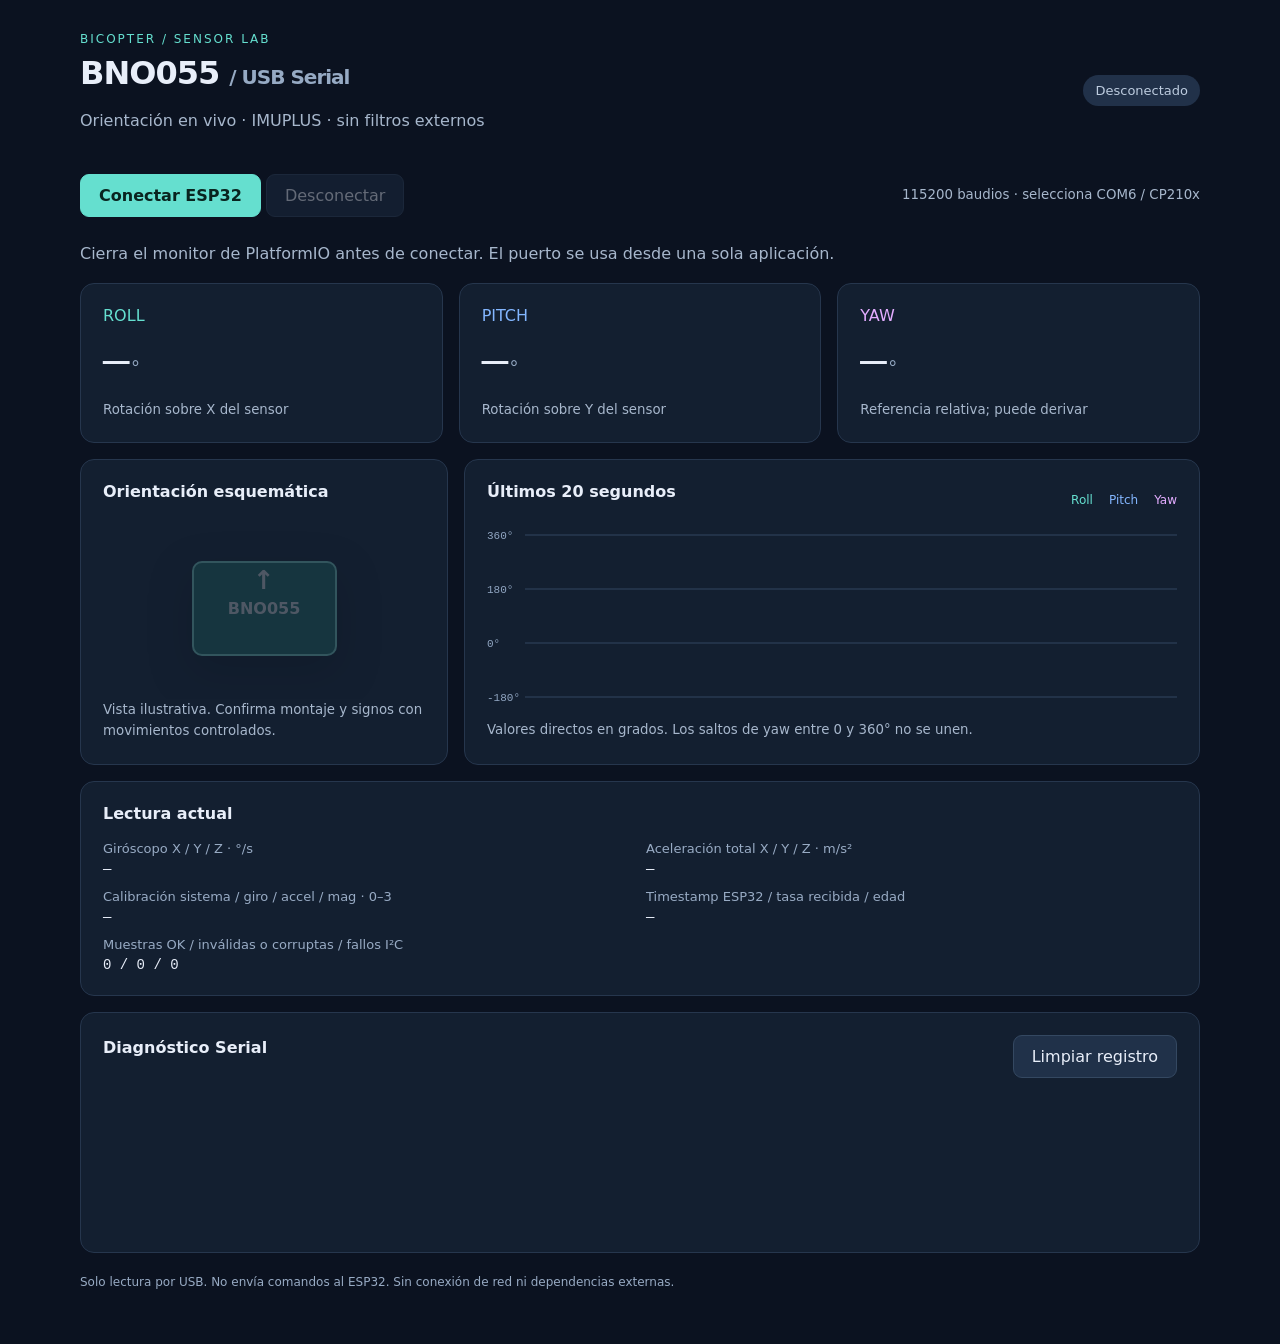
<file: sensor-tests/bno055/dashboard.html>
<!doctype html>
<html lang="es">
<meta charset="utf-8">
<meta name="viewport" content="width=device-width,initial-scale=1">
<title>BNO055 · USB</title>
<style>
:root{color-scheme:dark;font-family:Segoe UI,system-ui,sans-serif;background:#0b1220;color:#e8eef9}*{box-sizing:border-box}body{margin:0;padding:32px}main{max-width:1120px;margin:auto}header,.toolbar,.row{display:flex;align-items:center;justify-content:space-between;gap:16px;flex-wrap:wrap}h1{font-size:32px;letter-spacing:-1px;margin:8px 0}h2{font-size:16px;margin:0 0 18px}p,small{color:#a7b7cc;line-height:1.6}.eyebrow{color:#65dfcf;font-size:12px;letter-spacing:2px}button{border:1px solid #344861;border-radius:9px;padding:11px 18px;background:#203149;color:inherit;cursor:pointer;font:inherit}button.primary{background:#65dfcf;color:#09241f;border-color:#65dfcf;font-weight:600}button:disabled{opacity:.4;cursor:default}.toolbar{margin:24px 0}.pill{padding:8px 12px;border-radius:30px;background:#213149;color:#bdccdf;font-size:13px}.pill.good{background:#153b35;color:#7fe2ba}.pill.bad{background:#452831;color:#ffb0b7}.cards{display:grid;grid-template-columns:repeat(3,1fr);gap:16px}.card,section{background:#131f30;border:1px solid #26364d;border-radius:14px;padding:22px}.value{font:500 44px ui-monospace,Consolas,monospace;margin:12px 0}.unit{font-size:20px;color:#96aac4}.roll{color:#65dfcf}.pitch{color:#83b6ff}.yaw{color:#e3acff}.layout{display:grid;grid-template-columns:1fr 2fr;gap:16px;margin:16px 0}.scene{height:180px;display:grid;place-items:center;perspective:600px;overflow:hidden}.board{width:145px;height:95px;border:2px solid #8ff5e5;border-radius:10px;background:#21776c;display:grid;place-items:center;transform-style:preserve-3d;font-weight:700;color:white;box-shadow:0 15px 40px #0006}.board:before{content:'↑';position:absolute;top:2px;font-size:26px}.muted{opacity:.25}canvas{width:100%;height:200px;display:block}.legend{display:flex;gap:16px;font-size:12px}dl{display:grid;grid-template-columns:1fr 1fr;gap:12px;margin:0}dt{color:#98abc4;font-size:13px}dd{margin:5px 0 0;font:14px ui-monospace,monospace}.log{margin-top:16px}pre{white-space:pre-wrap;overflow-wrap:anywhere;height:140px;overflow:auto;font:12px/1.6 Consolas,monospace;color:#a9bfd9;margin-bottom:0}#message{min-height:26px}footer{font-size:12px;color:#98abc4;margin:22px 0}@media(max-width:720px){body{padding:18px}.layout{grid-template-columns:1fr}.cards{gap:8px}.card{padding:14px}.value{font-size:27px}dl{grid-template-columns:1fr}}
</style>
<main>
<header><div><div class="eyebrow">BICOPTER / SENSOR LAB</div><h1>BNO055 <span class="unit">/ USB Serial</span></h1><p>Orientación en vivo · IMUPLUS · sin filtros externos</p></div><span class="pill" id="state" role="status">Desconectado</span></header>
<div class="toolbar"><div><button class="primary" id="connect">Conectar ESP32</button> <button id="disconnect" disabled>Desconectar</button></div><small>115200 baudios · selecciona COM6 / CP210x</small></div>
<p id="message" aria-live="polite">Cierra el monitor de PlatformIO antes de conectar. El puerto se usa desde una sola aplicación.</p>
<div class="cards">
<div class="card"><span class="roll">ROLL</span><div class="value"><span id="roll">—</span><span class="unit">°</span></div><small>Rotación sobre X del sensor</small></div>
<div class="card"><span class="pitch">PITCH</span><div class="value"><span id="pitch">—</span><span class="unit">°</span></div><small>Rotación sobre Y del sensor</small></div>
<div class="card"><span class="yaw">YAW</span><div class="value"><span id="yaw">—</span><span class="unit">°</span></div><small>Referencia relativa; puede derivar</small></div>
</div>
<div class="layout"><section><h2>Orientación esquemática</h2><div class="scene"><div class="board muted" id="board">BNO055</div></div><small>Vista ilustrativa. Confirma montaje y signos con movimientos controlados.</small></section>
<section><div class="row"><h2>Últimos 20 segundos</h2><div class="legend"><span class="roll">Roll</span><span class="pitch">Pitch</span><span class="yaw">Yaw</span></div></div><canvas id="plot" aria-label="Historial de roll, pitch y yaw en grados"></canvas><small>Valores directos en grados. Los saltos de yaw entre 0 y 360° no se unen.</small></section></div>
<section><h2>Lectura actual</h2><dl><div><dt>Giróscopo X / Y / Z · °/s</dt><dd id="gyro">—</dd></div><div><dt>Aceleración total X / Y / Z · m/s²</dt><dd id="accel">—</dd></div><div><dt>Calibración sistema / giro / accel / mag · 0–3</dt><dd id="cal">—</dd></div><div><dt>Timestamp ESP32 / tasa recibida / edad</dt><dd id="timing">—</dd></div><div><dt>Muestras OK / inválidas o corruptas / fallos I²C</dt><dd id="counts">0 / 0 / 0</dd></div></dl></section>
<section class="log"><div class="row"><h2>Diagnóstico Serial</h2><button id="clear">Limpiar registro</button></div><pre id="log" aria-label="Mensajes de diagnóstico"></pre></section>
<footer>Solo lectura por USB. No envía comandos al ESP32. Sin conexión de red ni dependencias externas.</footer>
</main>
<script id="protocol">
// Kept independent of the DOM for tests against the firmware CSV protocol.
function parseLine(line) {
  line=line.trim();
  if (!line || line.startsWith('#') || line.startsWith('ts_ms,')) return {kind:'log',line};
  const p=line.split(',');
  if (p.length!==15 || !/^\d+$/.test(p[0])) return {kind:'log',line};
  if (p[14]==='INVALID') return {kind:'invalid'};
  const v=p.slice(0,14).map(x=>x.trim()==='' ? NaN : Number(x));
  if (p[14]!=='OK' || !v.every(Number.isFinite) || !Number.isInteger(v[0]) || v[0]>0xffffffff ||
      !v.slice(10).every(x=>Number.isInteger(x)&&x>=0&&x<=3)) return {kind:'invalid'};
  return {kind:'sample',ts:v[0],roll:v[1],pitch:v[2],yaw:v[3],gyro:v.slice(4,7),accel:v.slice(7,10),cal:v.slice(10)};
}
function lineBuffer(onLine) {
  let pending='';
  return chunk=>{
    pending+=chunk;
    let i;
    while ((i=pending.indexOf('\n'))>=0) {onLine(pending.slice(0,i).replace(/\r$/,''));pending=pending.slice(i+1);}
    if (pending.length>4096) {pending='';onLine('# INPUT oversized line discarded');}
  };
}
</script>
<script>
'use strict';
const $=id=>document.getElementById(id);
let port=null,reader=null,reading=null,stopping=false,last=null,lastAt=0,history=[],arrivals=[],ok=0,bad=0,i2c=0,logs=[];
function state(text,style=''){ $('state').textContent=text;$('state').className='pill '+style; }
function log(line){if(!line)return;logs.push(line);logs=logs.slice(-80);$('log').textContent=logs.join('\n');$('log').scrollTop=$('log').scrollHeight;}
function blank(){for(const id of ['roll','pitch','yaw','gyro','accel','cal','timing'])$(id).textContent='—';$('board').classList.add('muted');}
function counts(){$('counts').textContent=`${ok} / ${bad} / ${i2c}`;}
function receive(line){
  const data=parseLine(line),now=performance.now();
  if(data.kind==='log'){
    if(line.includes('I2C_FAIL')){i2c++;last=null;blank();state('Fallo I²C','bad');}
    if(line.includes('# INVALID') || line.includes('# ERROR')){last=null;blank();state('Lectura inválida','bad');}
    // RAW and STATUS arrive at 10 Hz: CSV drives the display; keep the log useful.
    if(!line.startsWith('# RAW')&&!line.startsWith('# STATUS'))log(line);
    counts();return;
  }
  if(data.kind==='invalid'){bad++;last=null;history.push({at:now,gap:true});blank();state('Lectura inválida','bad');counts();return;}
  // Repeated timestamps are not new readings. A decreasing timestamp denotes a reset/wrap.
  if(last && data.ts===last.ts)return;
  if(last && data.ts<last.ts){history=[];arrivals=[];log('# Reinicio o vuelta del timestamp ESP32');}
  last=data;lastAt=now;ok++;arrivals.push(now);arrivals=arrivals.filter(t=>t>=now-2000);
  history.push({...data,at:now});history=history.filter(s=>s.at>=now-20000).slice(-500);
  for(const id of ['roll','pitch','yaw'])$(id).textContent=data[id].toFixed(2);
  $('gyro').textContent=data.gyro.map(v=>v.toFixed(2)).join(' / ');
  $('accel').textContent=data.accel.map(v=>v.toFixed(2)).join(' / ');
  $('cal').textContent=data.cal.join(' / ');
  $('board').classList.remove('muted');
  $('board').style.transform=`rotateX(${data.pitch}deg) rotateY(${data.roll}deg) rotateZ(${-data.yaw}deg)`;
  state('Recibiendo · OK','good');counts();
}
async function readPort(){
  const decoder=new TextDecoder(),feed=lineBuffer(receive);
  try{
    reader=port.readable.getReader();
    while(!stopping){const {value,done}=await reader.read();if(done)break;feed(decoder.decode(value,{stream:true}));}
  }catch(e){if(!stopping){log('# USB: '+e.message);$('message').textContent='Se perdió la conexión USB. Revisa el cable y vuelve a conectar.';}}
  finally{
    if(reader){reader.releaseLock();reader=null;}
    try{await port.close();}catch(e){log('# Cierre USB: '+e.message);}
    port=null;last=null;blank();state('Desconectado');$('connect').disabled=false;$('disconnect').disabled=true;
  }
}
$('connect').onclick=async()=>{
  $('connect').disabled=true;
  try{
    port=await navigator.serial.requestPort();
    await port.open({baudRate:115200});
    stopping=false;last=null;history=[];arrivals=[];ok=bad=i2c=0;counts();blank();
    state('Esperando lecturas');$('message').textContent='USB conectado. El ESP32 puede reiniciarse al abrir el puerto; espera el arranque del BNO055.';
    $('disconnect').disabled=false;reading=readPort();
  }catch(e){port=null;$('connect').disabled=false;$('message').textContent=e.name==='NotFoundError'?'Selección cancelada.':`No se pudo abrir el puerto: ${e.message}. Cierra otros monitores y vuelve a intentar.`;}
};
$('disconnect').onclick=async()=>{ $('disconnect').disabled=true;stopping=true;if(reader)await reader.cancel();if(reading)await reading; };
$('clear').onclick=()=>{logs=[];$('log').textContent='';};
if(!('serial' in navigator)||!window.isSecureContext){$('connect').disabled=true;$('message').textContent='Abre este HTML en Chrome o Edge de escritorio. Si Web Serial no está disponible, usa http://localhost (consulta el README).';}
setInterval(()=>{
  const now=performance.now();
  if(last){
    if(now-lastAt>500){blank();state('Sin muestra reciente','bad');}
    else{const hz=arrivals.length>1?(arrivals.length-1)*1000/(arrivals.at(-1)-arrivals[0]):0;$('timing').textContent=`${last.ts} ms / ${hz.toFixed(1)} Hz / ${Math.round(now-lastAt)} ms`;}
  }
  history=history.filter(s=>s.at>=now-20000).slice(-500);
  const c=$('plot'),dpr=window.devicePixelRatio||1,w=c.clientWidth,h=c.clientHeight;
  if(c.width!==Math.round(w*dpr)||c.height!==Math.round(h*dpr)){c.width=Math.round(w*dpr);c.height=Math.round(h*dpr);}
  const ctx=c.getContext('2d');ctx.setTransform(dpr,0,0,dpr,0,0);ctx.clearRect(0,0,w,h);
  const y=v=>h-22-(v+180)/540*(h-38);
  ctx.font='11px monospace';ctx.strokeStyle='#293a51';ctx.fillStyle='#91a6c2';
  for(const v of [-180,0,180,360]){ctx.beginPath();ctx.moveTo(38,y(v));ctx.lineTo(w,y(v));ctx.stroke();ctx.fillText(v+'°',0,y(v)+4);}
  for(const [key,color] of [['roll','#65dfcf'],['pitch','#83b6ff'],['yaw','#e3acff']]){
    ctx.strokeStyle=color;ctx.lineWidth=1.6;ctx.beginPath();let prev=null;
    for(const s of history){if(s.gap){prev=null;continue;}const x=38+(s.at-(now-20000))/20000*(w-38);
      if(!prev||s.at-prev.at>500||Math.abs(s[key]-prev[key])>180)ctx.moveTo(x,y(s[key]));else ctx.lineTo(x,y(s[key]));prev=s;
    }ctx.stroke();
  }
},100);
</script>
</html>
</file>
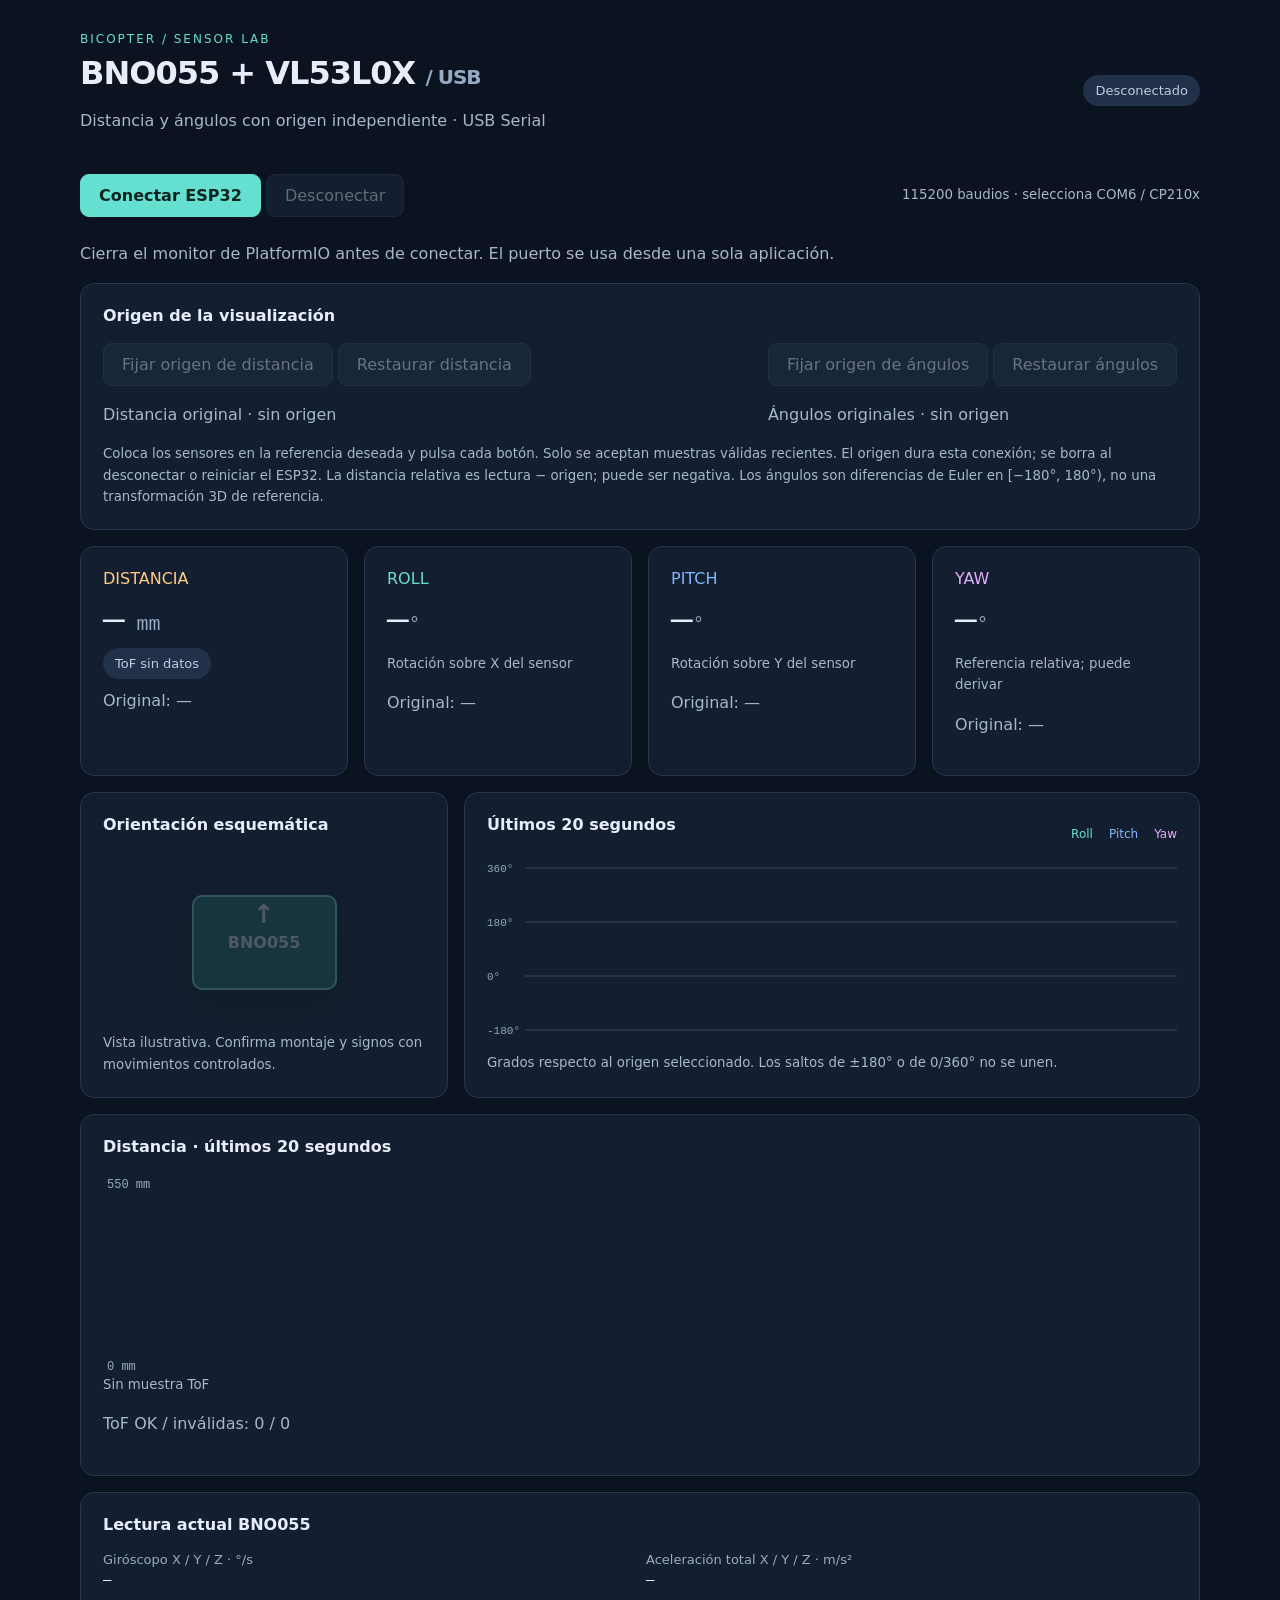
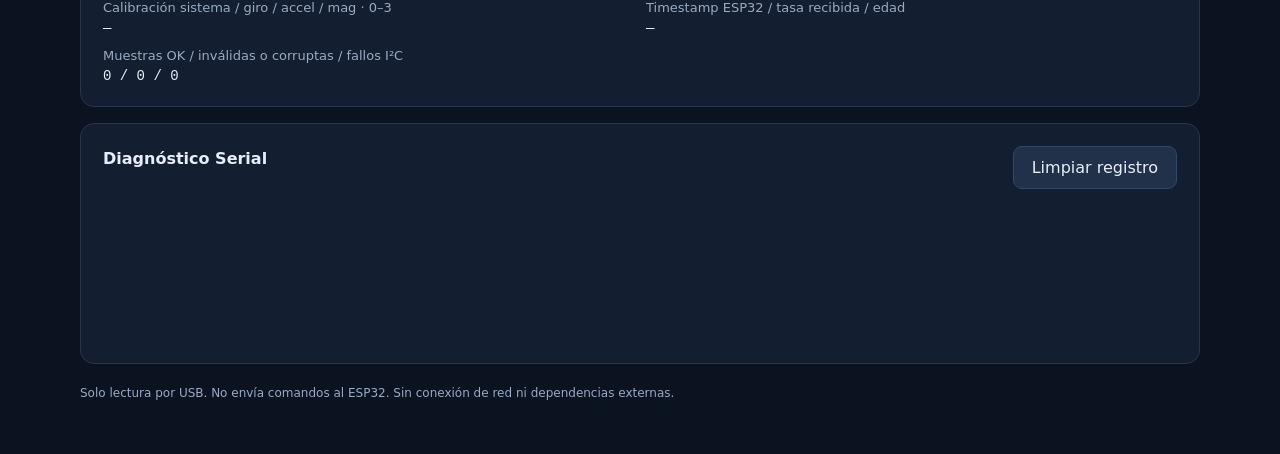
<file: sensor-tests/dual-usb-origin/dashboard.html>
<!doctype html>
<html lang="es">
<meta charset="utf-8">
<meta name="viewport" content="width=device-width,initial-scale=1">
<title>BNO055 + VL53L0X · Origen por USB</title>
<style>
:root{color-scheme:dark;font-family:Segoe UI,system-ui,sans-serif;background:#0b1220;color:#e8eef9}*{box-sizing:border-box}body{margin:0;padding:32px}main{max-width:1120px;margin:auto}header,.toolbar,.row{display:flex;align-items:center;justify-content:space-between;gap:16px;flex-wrap:wrap}h1{font-size:32px;letter-spacing:-1px;margin:8px 0}h2{font-size:16px;margin:0 0 18px}p,small{color:#a7b7cc;line-height:1.6}.eyebrow{color:#65dfcf;font-size:12px;letter-spacing:2px}button{border:1px solid #344861;border-radius:9px;padding:11px 18px;background:#203149;color:inherit;cursor:pointer;font:inherit}button.primary{background:#65dfcf;color:#09241f;border-color:#65dfcf;font-weight:600}button:disabled{opacity:.4;cursor:default}.toolbar{margin:24px 0}.pill{padding:8px 12px;border-radius:30px;background:#213149;color:#bdccdf;font-size:13px}.pill.good{background:#153b35;color:#7fe2ba}.pill.bad{background:#452831;color:#ffb0b7}.cards{display:grid;grid-template-columns:repeat(4,1fr);gap:16px}.card,section{background:#131f30;border:1px solid #26364d;border-radius:14px;padding:22px}.value{font:500 36px ui-monospace,Consolas,monospace;margin:12px 0}.unit{font-size:20px;color:#96aac4}.roll{color:#65dfcf}.pitch{color:#83b6ff}.yaw{color:#e3acff}.layout{display:grid;grid-template-columns:1fr 2fr;gap:16px;margin:16px 0}.scene{height:180px;display:grid;place-items:center;perspective:600px;overflow:hidden}.board{width:145px;height:95px;border:2px solid #8ff5e5;border-radius:10px;background:#21776c;display:grid;place-items:center;transform-style:preserve-3d;font-weight:700;color:white;box-shadow:0 15px 40px #0006}.board:before{content:'↑';position:absolute;top:2px;font-size:26px}.muted{opacity:.25}canvas{width:100%;height:200px;display:block}.legend{display:flex;gap:16px;font-size:12px}dl{display:grid;grid-template-columns:1fr 1fr;gap:12px;margin:0}dt{color:#98abc4;font-size:13px}dd{margin:5px 0 0;font:14px ui-monospace,monospace}.log{margin-top:16px}pre{white-space:pre-wrap;overflow-wrap:anywhere;height:140px;overflow:auto;font:12px/1.6 Consolas,monospace;color:#a9bfd9;margin-bottom:0}#message{min-height:26px}footer{font-size:12px;color:#98abc4;margin:22px 0}@media(max-width:720px){body{padding:18px}.layout{grid-template-columns:1fr}.cards{gap:8px;grid-template-columns:repeat(2,1fr)}.card{padding:14px}.value{font-size:27px}dl{grid-template-columns:1fr}}
</style>
<main>
<header><div><div class="eyebrow">BICOPTER / SENSOR LAB</div><h1>BNO055 + VL53L0X <span class="unit">/ USB</span></h1><p>Distancia y ángulos con origen independiente · USB Serial</p></div><span class="pill" id="state" role="status">Desconectado</span></header>
<div class="toolbar"><div><button class="primary" id="connect">Conectar ESP32</button> <button id="disconnect" disabled>Desconectar</button></div><small>115200 baudios · selecciona COM6 / CP210x</small></div>
<p id="message" aria-live="polite">Cierra el monitor de PlatformIO antes de conectar. El puerto se usa desde una sola aplicación.</p>
<section style="margin-bottom:16px"><h2>Origen de la visualización</h2>
<div class="row"><div><button id="zeroDistance" disabled>Fijar origen de distancia</button> <button id="resetDistance" disabled>Restaurar distancia</button><p id="distanceOrigin">Distancia original · sin origen</p></div>
<div><button id="zeroAngles" disabled>Fijar origen de ángulos</button> <button id="resetAngles" disabled>Restaurar ángulos</button><p id="angleOrigin">Ángulos originales · sin origen</p></div></div>
<small>Coloca los sensores en la referencia deseada y pulsa cada botón. Solo se aceptan muestras válidas recientes. El origen dura esta conexión; se borra al desconectar o reiniciar el ESP32. La distancia relativa es lectura − origen; puede ser negativa. Los ángulos son diferencias de Euler en [−180°, 180°), no una transformación 3D de referencia.</small>
</section>
<div class="cards">
<div class="card"><span style="color:#ffcc80">DISTANCIA</span><div class="value"><span id="distance">—</span><span class="unit"> mm</span></div><span class="pill" id="tofState">ToF sin datos</span><p id="distanceRaw">Original: —</p></div>
<div class="card"><span class="roll">ROLL</span><div class="value"><span id="roll">—</span><span class="unit">°</span></div><small>Rotación sobre X del sensor</small><p id="rollRaw">Original: —</p></div>
<div class="card"><span class="pitch">PITCH</span><div class="value"><span id="pitch">—</span><span class="unit">°</span></div><small>Rotación sobre Y del sensor</small><p id="pitchRaw">Original: —</p></div>
<div class="card"><span class="yaw">YAW</span><div class="value"><span id="yaw">—</span><span class="unit">°</span></div><small>Referencia relativa; puede derivar</small><p id="yawRaw">Original: —</p></div>
</div>
<div class="layout"><section><h2>Orientación esquemática</h2><div class="scene"><div class="board muted" id="board">BNO055</div></div><small>Vista ilustrativa. Confirma montaje y signos con movimientos controlados.</small></section>
<section><div class="row"><h2>Últimos 20 segundos</h2><div class="legend"><span class="roll">Roll</span><span class="pitch">Pitch</span><span class="yaw">Yaw</span></div></div><canvas id="plot" aria-label="Historial de roll, pitch y yaw en grados"></canvas><small>Grados respecto al origen seleccionado. Los saltos de ±180° o de 0/360° no se unen.</small></section></div>
<section><h2>Distancia · últimos 20 segundos</h2><canvas id="tofPlot" aria-label="Distancia en milímetros"></canvas><small id="tofTiming">Sin muestra ToF</small><p id="tofCounts">ToF OK / inválidas: 0 / 0</p></section>
<section style="margin-top:16px"><h2>Lectura actual BNO055</h2><dl><div><dt>Giróscopo X / Y / Z · °/s</dt><dd id="gyro">—</dd></div><div><dt>Aceleración total X / Y / Z · m/s²</dt><dd id="accel">—</dd></div><div><dt>Calibración sistema / giro / accel / mag · 0–3</dt><dd id="cal">—</dd></div><div><dt>Timestamp ESP32 / tasa recibida / edad</dt><dd id="timing">—</dd></div><div><dt>Muestras OK / inválidas o corruptas / fallos I²C</dt><dd id="counts">0 / 0 / 0</dd></div></dl></section>
<section class="log"><div class="row"><h2>Diagnóstico Serial</h2><button id="clear">Limpiar registro</button></div><pre id="log" aria-label="Mensajes de diagnóstico"></pre></section>
<footer>Solo lectura por USB. No envía comandos al ESP32. Sin conexión de red ni dependencias externas.</footer>
</main>
<script id="protocol">
// Kept independent of the DOM for tests against the firmware CSV protocol.
function parseLine(line) {
  line=line.trim();
  if (!line || line.startsWith('#') || line.startsWith('ts_ms,')) return {kind:'log',line};
  const record=line.split(',');
  if(record[0]==='TOF') {
    const ts=Number(record[1]), mm=Number(record[2]), raw=Number(record[4]);
    if(record.length!==5||!/^\d+$/.test(record[1])||ts>0xffffffff) return {kind:'tofInvalid',reason:'CSV_CORRUPT'};
    if(record[3]!=='OK')return {kind:'tofInvalid',reason:record[3]};
    if(!/^\d+$/.test(record[2])||!Number.isFinite(mm)||mm>=8190||raw!==11)return {kind:'tofInvalid',reason:'CSV_CORRUPT'};
    return {kind:'tof',ts,mm,raw};
  }
  if(record[0]!=='IMU')return {kind:'log',line};
  const p=record.slice(1);
  if (p.length!==15 || !/^\d+$/.test(p[0])) return {kind:'log',line};
  if (p[14]==='INVALID') return {kind:'invalid'};
  const v=p.slice(0,14).map(x=>x.trim()==='' ? NaN : Number(x));
  if (p[14]!=='OK' || !v.every(Number.isFinite) || !Number.isInteger(v[0]) || v[0]>0xffffffff ||
      !v.slice(10).every(x=>Number.isInteger(x)&&x>=0&&x<=3)) return {kind:'invalid'};
  return {kind:'sample',ts:v[0],roll:v[1],pitch:v[2],yaw:v[3],gyro:v.slice(4,7),accel:v.slice(7,10),cal:v.slice(10)};
}
function relativeAngle(value,origin) { return ((value-origin+180)%360+360)%360-180; }
function lineBuffer(onLine) {
  let pending='';
  return chunk=>{
    pending+=chunk;
    let i;
    while ((i=pending.indexOf('\n'))>=0) {onLine(pending.slice(0,i).replace(/\r$/,''));pending=pending.slice(i+1);}
    if (pending.length>4096) {pending='';onLine('# INPUT oversized line discarded');}
  };
}
</script>
<script>
'use strict';
const $=id=>document.getElementById(id);
let distanceOrigin=null,angleOrigin=null,imuSeenTs=null,tofSeenTs=null;
let tofLast=null,tofAt=0,tofOk=0,tofBad=0,tofHistory=[];
let port=null,reader=null,reading=null,stopping=false,last=null,lastAt=0,history=[],arrivals=[],ok=0,bad=0,i2c=0,logs=[];
function state(text,style=''){ $('state').textContent=text;$('state').className='pill '+style; }
function log(line){if(!line)return;logs.push(line);logs=logs.slice(-80);$('log').textContent=logs.join('\n');$('log').scrollTop=$('log').scrollHeight;}
function blank(){for(const id of ['rollRaw','pitchRaw','yawRaw'])$(id).textContent='Original: —';for(const id of ['roll','pitch','yaw','gyro','accel','cal','timing'])$(id).textContent='—';$('board').classList.add('muted');}
function counts(){$('counts').textContent=`${ok} / ${bad} / ${i2c}`;}
function tofState(text,bad=false){$('tofState').textContent=text;$('tofState').className='pill '+(bad?'bad':'good');}
function tofBlank(text){$('distance').textContent='—';$('distanceRaw').textContent='Original: —';$('tofTiming').textContent='Sin muestra ToF actual';tofState(text,true);}
function freshImu(){return !!port && !stopping && !!last && performance.now()-lastAt<=500;}
function freshTof(){return !!port && !stopping && !!tofLast && performance.now()-tofAt<=1500;}
function originControls(){
  $('zeroDistance').disabled=!freshTof();$('zeroAngles').disabled=!freshImu();
  $('resetDistance').disabled=distanceOrigin===null;$('resetAngles').disabled=angleOrigin===null;
  $('distanceOrigin').textContent=distanceOrigin===null?'Distancia original · sin origen':`Origen de distancia: ${distanceOrigin} mm · muestra − origen`;
  $('angleOrigin').textContent=angleOrigin===null?'Ángulos originales · sin origen':`Origen R/P/Y: ${angleOrigin.roll.toFixed(2)} / ${angleOrigin.pitch.toFixed(2)} / ${angleOrigin.yaw.toFixed(2)}°`;
}
function displayDistance(mm){return distanceOrigin===null?mm:mm-distanceOrigin;}
function displayAngle(sample,key){return angleOrigin===null?sample[key]:relativeAngle(sample[key],angleOrigin[key]);}
function renderDistance(){
  if(!freshTof())return;
  $('distance').textContent=displayDistance(tofLast.mm);$('distanceRaw').textContent=`Original: ${tofLast.mm} mm`;
}
function renderAngles(){
  if(!freshImu())return;
  for(const key of ['roll','pitch','yaw']){$(key).textContent=displayAngle(last,key).toFixed(2);$(key+'Raw').textContent=`Original: ${last[key].toFixed(2)}°`;}
  $('board').style.transform=`rotateX(${displayAngle(last,'pitch')}deg) rotateY(${displayAngle(last,'roll')}deg) rotateZ(${-displayAngle(last,'yaw')}deg)`;
}
function clearOrigins(){distanceOrigin=null;angleOrigin=null;imuSeenTs=tofSeenTs=null;originControls();}
$('zeroDistance').onclick=()=>{if(!freshTof())return;distanceOrigin=tofLast.mm;tofHistory=[];renderDistance();originControls();};
$('zeroAngles').onclick=()=>{if(!freshImu())return;angleOrigin={roll:last.roll,pitch:last.pitch,yaw:last.yaw};history=[];renderAngles();originControls();};
$('resetDistance').onclick=()=>{distanceOrigin=null;tofHistory=[];renderDistance();originControls();};
$('resetAngles').onclick=()=>{angleOrigin=null;history=[];renderAngles();originControls();};
function receiveTof(data,now){
  if(data.kind==='tofInvalid'){tofBad++;tofLast=null;tofHistory.push({at:now,gap:true});tofBlank(data.reason);}
  else if(!tofLast || data.ts!==tofLast.ts){
    if(tofSeenTs!==null&&data.ts<tofSeenTs){clearOrigins();history=[];tofHistory=[];last=null;blank();}
    tofSeenTs=data.ts;
    tofLast=data;tofAt=now;tofOk++;tofHistory.push({at:now,mm:data.mm});
    renderDistance();tofState('ToF · OK');
  }
  $('tofCounts').textContent=`ToF OK / inválidas: ${tofOk} / ${tofBad}`;originControls();
}
function receive(line){
  const data=parseLine(line),now=performance.now();
  if(data.kind==='tof'||data.kind==='tofInvalid'){receiveTof(data,now);return;}
  if(data.kind==='log'){
    if(line.startsWith('# DUAL_USB')){clearOrigins();last=tofLast=null;history=[];tofHistory=[];blank();tofBlank('Esperando ToF');}
    if(line.startsWith('# TOF')){log(line);return;}
    if(line.includes('I2C_FAIL')){i2c++;last=null;blank();state('Fallo I²C','bad');}
    if(line.includes('# INVALID') || line.includes('# ERROR')){last=null;blank();state('Lectura inválida','bad');}
    // RAW and STATUS arrive at 10 Hz: CSV drives the display; keep the log useful.
    if(!line.startsWith('# RAW')&&!line.startsWith('# STATUS'))log(line);
    counts();originControls();return;
  }
  if(data.kind==='invalid'){bad++;last=null;history.push({at:now,gap:true});blank();state('Lectura inválida','bad');counts();originControls();return;}
  // Repeated timestamps are not new readings. A decreasing timestamp denotes a reset/wrap.
  if(last && data.ts===last.ts)return;
  if(imuSeenTs!==null && data.ts<imuSeenTs){clearOrigins();history=[];tofHistory=[];tofLast=null;tofBlank('Esperando ToF');arrivals=[];log('# Reinicio o vuelta del timestamp ESP32; orígenes borrados');}
  imuSeenTs=data.ts;
  last=data;lastAt=now;ok++;arrivals.push(now);arrivals=arrivals.filter(t=>t>=now-2000);
  history.push({...data,at:now});history=history.filter(s=>s.at>=now-20000).slice(-500);
  renderAngles();
  $('gyro').textContent=data.gyro.map(v=>v.toFixed(2)).join(' / ');
  $('accel').textContent=data.accel.map(v=>v.toFixed(2)).join(' / ');
  $('cal').textContent=data.cal.join(' / ');
  $('board').classList.remove('muted');
  originControls();
  state('Recibiendo · OK','good');counts();
}
async function readPort(){
  const decoder=new TextDecoder(),feed=lineBuffer(receive);
  try{
    reader=port.readable.getReader();
    while(!stopping){const {value,done}=await reader.read();if(done)break;feed(decoder.decode(value,{stream:true}));}
  }catch(e){if(!stopping){log('# USB: '+e.message);$('message').textContent='Se perdió la conexión USB. Revisa el cable y vuelve a conectar.';}}
  finally{
    if(reader){reader.releaseLock();reader=null;}
    try{await port.close();}catch(e){log('# Cierre USB: '+e.message);}
    port=null;last=null;tofLast=null;clearOrigins();tofBlank('Desconectado');blank();state('Desconectado');$('connect').disabled=false;$('disconnect').disabled=true;
  }
}
$('connect').onclick=async()=>{
  $('connect').disabled=true;
  try{
    port=await navigator.serial.requestPort();
    await port.open({baudRate:115200});
    stopping=false;last=null;tofLast=null;clearOrigins();history=[];arrivals=[];ok=bad=i2c=0;counts();blank();
    tofLast=null;tofHistory=[];tofOk=tofBad=0;tofBlank("Esperando ToF");$("tofCounts").textContent="ToF OK / inválidas: 0 / 0";
    state('Esperando lecturas');$('message').textContent='USB conectado. El ESP32 puede reiniciarse al abrir el puerto; espera el arranque de ambos sensores.';
    $('disconnect').disabled=false;reading=readPort();
  }catch(e){port=null;$('connect').disabled=false;$('message').textContent=e.name==='NotFoundError'?'Selección cancelada.':`No se pudo abrir el puerto: ${e.message}. Cierra otros monitores y vuelve a intentar.`;}
};
$('disconnect').onclick=async()=>{ $('disconnect').disabled=true;stopping=true;if(reader)await reader.cancel();if(reading)await reading; };
$('clear').onclick=()=>{logs=[];$('log').textContent='';};
originControls();
if(!('serial' in navigator)||!window.isSecureContext){$('connect').disabled=true;$('message').textContent='Abre este HTML en Chrome o Edge de escritorio. Si Web Serial no está disponible, usa http://localhost (consulta el README).';}
setInterval(()=>{
  const now=performance.now();
  originControls();
  if(last){
    if(now-lastAt>500){blank();state('Sin muestra reciente','bad');}
    else{const hz=arrivals.length>1?(arrivals.length-1)*1000/(arrivals.at(-1)-arrivals[0]):0;$('timing').textContent=`${last.ts} ms / ${hz.toFixed(1)} Hz / ${Math.round(now-lastAt)} ms`;}
  }
  if(tofLast){
    if(now-tofAt>1500)tofBlank('ToF sin muestra reciente');
    else $('tofTiming').textContent=`Timestamp ESP32 ${tofLast.ts} ms · edad ${Math.round(now-tofAt)} ms · estado hardware ${tofLast.raw}`;
  }
  tofHistory=tofHistory.filter(s=>s.at>=now-20000).slice(-100);
  const tc=$('tofPlot'),ratio=window.devicePixelRatio||1,tw=tc.clientWidth,th=tc.clientHeight;
  tc.width=Math.round(tw*ratio);tc.height=Math.round(th*ratio);
  const tctx=tc.getContext('2d');tctx.setTransform(ratio,0,0,ratio,0,0);tctx.clearRect(0,0,tw,th);
  const distances=tofHistory.filter(s=>!s.gap).map(s=>displayDistance(s.mm));
  const minMm=Math.min(0,...distances),maxMm=Math.max(500,...distances)*1.1;
  const ty=mm=>th-20-(mm-minMm)/(maxMm-minMm)*(th-40);
  tctx.font='12px monospace';tctx.fillStyle='#98abc4';tctx.fillText(`${Math.ceil(maxMm)} mm`,4,14);tctx.fillText(`${Math.floor(minMm)} mm`,4,th-4);
  tctx.strokeStyle='#ffcc80';tctx.lineWidth=2;tctx.beginPath();let tp=null;
  for(const s of tofHistory){if(s.gap){tp=null;continue;}const x=60+(s.at-now+20000)/20000*(tw-60);
    if(!tp||s.at-tp.at>1500)tctx.moveTo(x,ty(displayDistance(s.mm)));else tctx.lineTo(x,ty(displayDistance(s.mm)));tp=s;
  }tctx.stroke();
  history=history.filter(s=>s.at>=now-20000).slice(-500);
  const c=$('plot'),dpr=window.devicePixelRatio||1,w=c.clientWidth,h=c.clientHeight;
  if(c.width!==Math.round(w*dpr)||c.height!==Math.round(h*dpr)){c.width=Math.round(w*dpr);c.height=Math.round(h*dpr);}
  const ctx=c.getContext('2d');ctx.setTransform(dpr,0,0,dpr,0,0);ctx.clearRect(0,0,w,h);
  const y=v=>h-22-(v+180)/(angleOrigin===null?540:360)*(h-38);
  ctx.font='11px monospace';ctx.strokeStyle='#293a51';ctx.fillStyle='#91a6c2';
  for(const v of (angleOrigin===null?[-180,0,180,360]:[-180,0,180])){ctx.beginPath();ctx.moveTo(38,y(v));ctx.lineTo(w,y(v));ctx.stroke();ctx.fillText(v+'°',0,y(v)+4);}
  for(const [key,color] of [['roll','#65dfcf'],['pitch','#83b6ff'],['yaw','#e3acff']]){
    ctx.strokeStyle=color;ctx.lineWidth=1.6;ctx.beginPath();let prev=null;
    for(const s of history){if(s.gap){prev=null;continue;}const x=38+(s.at-(now-20000))/20000*(w-38);
      if(!prev||s.at-prev.at>500||Math.abs(displayAngle(s,key)-displayAngle(prev,key))>180)ctx.moveTo(x,y(displayAngle(s,key)));else ctx.lineTo(x,y(displayAngle(s,key)));prev=s;
    }ctx.stroke();
  }
},100);
</script>
</html>
</file>
<file: version-final-codigo-v8/motorlab.css>
:root{--bg:#07131d;--panel:#0d1d29;--panel2:#102635;--line:#203846;--text:#eff8f6;--muted:#87a5ae;--cyan:#36d8c4;--lime:#b9ed68;--amber:#ffbf5f;--red:#ff6476;--blue:#67a9ff;--violet:#bb8cff;--shadow:0 18px 55px rgba(0,0,0,.28)}
    *{box-sizing:border-box} html{background:var(--bg);color:var(--text);font-family:Inter,ui-sans-serif,system-ui,-apple-system,"Segoe UI",sans-serif} body{margin:0;min-width:320px;background:radial-gradient(circle at 14% -10%,rgba(54,216,196,.11),transparent 30rem),radial-gradient(circle at 90% 5%,rgba(103,169,255,.09),transparent 28rem),var(--bg)}
    button,input{font:inherit} button{color:inherit}.shell{max-width:1600px;margin:auto;padding:18px}
    .topbar{display:flex;align-items:center;gap:18px;padding:10px 4px 20px}.brand{display:flex;align-items:center;gap:12px;min-width:max-content}.logo{width:38px;height:38px;border-radius:12px;background:linear-gradient(145deg,var(--cyan),#169eaf);display:grid;place-items:center;box-shadow:0 0 28px rgba(54,216,196,.22)}.logo svg{width:23px}.brand strong{display:block;font-size:20px;letter-spacing:-.02em}.brand span{display:block;color:var(--muted);font-size:11px;letter-spacing:.16em;text-transform:uppercase;margin-top:2px}
    .connection{display:flex;align-items:center;gap:7px;margin-left:auto}.conn-btn,.ghost,.primary,.danger{border:1px solid var(--line);border-radius:10px;background:#0b1a25;padding:9px 13px;cursor:pointer;transition:.18s ease}.conn-btn:hover,.ghost:hover{border-color:#3b6475;transform:translateY(-1px)}.conn-btn.active{border-color:rgba(54,216,196,.65);background:rgba(54,216,196,.1);color:#a8fff0}.dot{display:inline-block;width:7px;height:7px;border-radius:50%;background:#4c6670;margin-right:7px}.active .dot{background:var(--cyan);box-shadow:0 0 9px var(--cyan)}.danger{border-color:rgba(255,100,118,.55);background:rgba(255,100,118,.12);color:#ff9aa6;font-weight:800;letter-spacing:.05em;padding-inline:20px}.danger:hover{background:var(--red);color:#07131d}.mobile-label{display:none}
    .layout{display:grid;grid-template-columns:270px minmax(420px,1fr) 230px;gap:14px}.card{background:linear-gradient(145deg,rgba(16,38,53,.96),rgba(10,26,37,.96));border:1px solid var(--line);border-radius:16px;box-shadow:var(--shadow)}.card-title{display:flex;align-items:center;justify-content:space-between;padding:16px 17px 8px}.card-title h2{font-size:13px;margin:0;text-transform:uppercase;letter-spacing:.12em;color:#c8dadd}.tag{font:700 10px/1 ui-monospace,SFMono-Regular,monospace;padding:6px 8px;border-radius:99px;border:1px solid var(--line);color:var(--muted)}
    .measurements{grid-row:span 2;padding-bottom:17px}.speed-readout{text-align:center;padding:8px 18px 5px}.metric-label{color:var(--muted);font-size:12px}.metric-value{font:600 38px/1.15 ui-monospace,SFMono-Regular,monospace;letter-spacing:-.06em}.metric-unit{font-size:12px;color:var(--cyan);font-weight:700;margin-left:4px}.speed-bar{height:7px;border-radius:8px;background:#07131d;margin:13px 14px 5px;overflow:hidden}.speed-fill{height:100%;width:50%;background:linear-gradient(90deg,var(--blue),var(--cyan),var(--lime));border-radius:inherit;transition:width .12s}.scale{display:flex;justify-content:space-between;color:#5f7c86;font:10px ui-monospace,monospace;margin:0 14px}
    .angle-dial{width:214px;height:214px;margin:17px auto 8px;position:relative;border-radius:50%;background:repeating-conic-gradient(from -1deg,#69828a 0 1deg,transparent 1deg 10deg),radial-gradient(circle at 42% 34%,#183746,#081722 68%);box-shadow:inset 0 0 0 8px #142d3b,inset 0 0 0 10px #34515e,0 14px 30px rgba(0,0,0,.35)}.angle-dial:after{content:"";position:absolute;inset:21px;border-radius:50%;background:radial-gradient(circle at 45% 38%,#163441,#091823 66%);border:1px solid #284654}.needle{position:absolute;left:50%;top:50%;width:4px;height:76px;border-radius:6px;background:linear-gradient(var(--red),#ff9b6a);transform-origin:50% 100%;transform:translate(-50%,-100%) rotate(0deg);z-index:2;transition:transform .12s;box-shadow:0 0 12px rgba(255,100,118,.5)}.hub{position:absolute;left:50%;top:50%;transform:translate(-50%,-50%);width:19px;height:19px;border-radius:50%;background:#d9e5e5;border:5px solid #385361;z-index:3}.dial-center{position:absolute;left:50%;top:66%;transform:translate(-50%,-50%);z-index:4;text-align:center;width:130px}.dial-center strong{font:700 24px ui-monospace,monospace}.dial-center small{display:block;color:var(--muted);font-size:10px;margin-top:2px}.card-grid{display:grid;grid-template-columns:1fr 1fr;gap:8px;margin:14px}.mini{background:#091923;border:1px solid #1c3745;border-radius:11px;padding:11px}.mini label{display:block;color:var(--muted);font-size:10px;text-transform:uppercase;letter-spacing:.1em}.mini strong{display:block;font:700 17px ui-monospace,monospace;margin-top:5px}.relay-on{color:var(--lime)}
    .scope{min-height:470px;display:flex;flex-direction:column}.scope-head{display:flex;align-items:center;gap:15px;padding:15px 17px 4px}.scope-head h2{font-size:13px;text-transform:uppercase;letter-spacing:.12em;margin:0}.scope-head .legend{display:flex;gap:12px;flex-wrap:wrap;margin-left:auto}.trace-toggle{display:inline-flex;align-items:center;gap:6px;color:var(--muted);font-size:10px;cursor:pointer;user-select:none;transition:opacity .18s,color .18s}.trace-toggle input{position:absolute;opacity:0;pointer-events:none}.trace-check{width:13px;height:13px;border:1px solid #45616d;border-radius:3px;background:#07151f;display:grid;place-items:center;box-shadow:inset 0 0 0 2px #07151f;transition:background .18s,border-color .18s}.trace-toggle input:checked+.trace-check{background:var(--trace);border-color:var(--trace)}.trace-toggle input:checked+.trace-check:after{content:"";width:5px;height:3px;border-left:1.5px solid #07131d;border-bottom:1.5px solid #07131d;transform:rotate(-45deg) translateY(-1px)}.trace-toggle:has(input:not(:checked)){opacity:.42}.trace-toggle:focus-within .trace-check{outline:2px solid rgba(54,216,196,.35);outline-offset:2px}.canvas-wrap{position:relative;min-height:405px;flex:1;margin:7px 12px 12px;border:1px solid #1d3845;border-radius:12px;background:#07151f;overflow:hidden}.canvas-wrap canvas{position:absolute;inset:0;width:100%;height:100%}.live-pill{position:absolute;left:12px;top:12px;background:rgba(7,21,31,.76);backdrop-filter:blur(8px);border:1px solid #294552;border-radius:99px;padding:6px 9px;color:#a7c0c7;font:700 10px ui-monospace,monospace}.live-pill:before{content:"";display:inline-block;width:6px;height:6px;border-radius:50%;background:var(--cyan);margin-right:6px;animation:pulse 1.8s infinite}@keyframes pulse{50%{box-shadow:0 0 0 5px rgba(54,216,196,0)}}
    .side{display:flex;flex-direction:column;gap:14px}.action-card{padding:15px}.action-card h3{margin:0 0 12px;font-size:12px;text-transform:uppercase;letter-spacing:.12em;color:#c7d9dc}.status-line{display:flex;gap:10px;align-items:center;padding:10px;background:#091923;border:1px solid #1d3744;border-radius:10px;margin-bottom:9px}.status-icon{width:32px;height:32px;border-radius:9px;background:rgba(54,216,196,.1);display:grid;place-items:center;color:var(--cyan)}.status-line strong{display:block;font-size:12px}.status-line small{display:block;color:var(--muted);font-size:10px;margin-top:2px}.ip-field{display:flex;gap:6px;margin-top:9px}.ip-field input,.number-input{width:100%;background:#07151f;border:1px solid #294451;border-radius:9px;color:var(--text);padding:9px 10px;outline:none}.ip-field input:focus,.number-input:focus{border-color:var(--cyan)}.primary{background:var(--cyan);border-color:var(--cyan);color:#06201d;font-weight:800}.primary:hover{filter:brightness(1.08)}.wide{width:100%}.separator{height:1px;background:var(--line);margin:13px 0}.record-row{display:flex;align-items:center;justify-content:space-between;font-size:12px}.switch{width:40px;height:22px;border-radius:99px;background:#28414d;position:relative;cursor:pointer;border:0}.switch:after{content:"";width:16px;height:16px;position:absolute;top:3px;left:3px;border-radius:50%;background:#b7c6ca;transition:.2s}.switch.on{background:rgba(185,237,104,.5)}.switch.on:after{left:21px;background:var(--lime)}.data-actions{display:grid;grid-template-columns:1fr 1fr;gap:7px;margin-top:10px}.ghost{padding:8px;font-size:11px}.event-log{height:135px;overflow:auto;background:#07151f;border:1px solid #1d3744;border-radius:9px;padding:9px;color:#6f929d;font:10px/1.55 ui-monospace,monospace}.event-log b{color:var(--cyan);font-weight:600}
    .controls{grid-column:2/4;padding:16px}.control-top{display:grid;grid-template-columns:1.05fr .8fr 1.25fr auto;gap:16px;align-items:end}.control-group>label{display:block;color:var(--muted);font-size:10px;text-transform:uppercase;letter-spacing:.12em;margin-bottom:8px}.segments{display:flex;background:#07151f;border:1px solid #203c49;border-radius:10px;padding:3px}.segment{flex:1;border:0;background:transparent;color:#7e9da6;border-radius:7px;padding:8px 9px;font-size:11px;cursor:pointer;white-space:nowrap}.segment.active{background:#1c3c49;color:#eafffb;box-shadow:0 2px 8px rgba(0,0,0,.25)}.segment[data-controller].active{background:rgba(185,237,104,.14);color:var(--lime)}.setpoint-box{display:grid;grid-template-columns:1fr 84px;gap:9px;align-items:center}.setpoint-box input[type=range],.gain input[type=range]{accent-color:var(--cyan);width:100%}.setpoint-box .number-input{text-align:right}.apply-wrap{display:flex;gap:8px}.apply-wrap button{height:39px}.animate{color:var(--amber);border-color:rgba(255,191,95,.38);background:rgba(255,191,95,.08)}
    .gain-grid{display:grid;grid-template-columns:repeat(3,1fr);gap:14px;margin-top:15px;padding-top:14px;border-top:1px solid var(--line)}.gain{display:grid;grid-template-columns:34px 1fr 74px;align-items:center;gap:9px}.gain>span{font:800 15px ui-monospace,monospace;color:#cde3e4}.gain .number-input{padding:7px 8px;text-align:right;font:12px ui-monospace,monospace}.gain.disabled{opacity:.3}.footer{display:flex;justify-content:space-between;align-items:center;color:#557681;font:10px ui-monospace,monospace;padding:13px 4px 2px}.kbd{border:1px solid #31505d;border-bottom-width:2px;border-radius:5px;padding:2px 5px;color:#8cabb4}
    .toast{position:fixed;right:20px;bottom:20px;background:#16303d;border:1px solid #315463;border-radius:11px;padding:11px 14px;box-shadow:var(--shadow);font-size:12px;transform:translateY(20px);opacity:0;pointer-events:none;transition:.22s}.toast.show{transform:none;opacity:1}.toast.error{border-color:rgba(255,100,118,.55);color:#ffabb4}
    @media(max-width:1050px){.layout{grid-template-columns:240px 1fr}.side{grid-column:1/3;display:grid;grid-template-columns:1fr 1fr}.controls{grid-column:1/3}.control-top{grid-template-columns:1fr 1fr}.topbar{flex-wrap:wrap}.connection{order:3;width:100%;margin-left:0}.danger{margin-left:auto}}
    @media(max-width:720px){.shell{padding:10px}.topbar{gap:9px}.brand{margin-right:auto}.brand span{display:none}.connection{overflow:auto}.conn-btn{padding:8px 10px}.conn-btn .full-label{display:none}.mobile-label{display:inline}.layout{display:block}.card{margin-bottom:10px}.measurements{padding-bottom:5px}.scope{min-height:390px}.canvas-wrap{min-height:330px}.side{display:block}.side>.card{margin-bottom:10px}.controls{padding:13px}.control-top{display:block}.control-group{margin-bottom:13px}.gain-grid{grid-template-columns:1fr}.footer{display:block;line-height:1.8}.footer span:last-child{display:none}.danger{padding-inline:12px}}

    /* Sistema visual inspirado en la referencia: superficies claras y acento ámbar. */
    :root{--bg:#e7f0f2;--panel:#fff;--panel2:#f4f8f9;--line:#d9e4e7;--text:#17252d;--muted:#6d818b;--cyan:#bc8120;--lime:#678c79;--amber:#dba43c;--red:#c43e4b;--blue:#557d9b;--violet:#9278a3;--shadow:0 16px 45px rgba(48,77,89,.09)}
    html{background:var(--bg);color:var(--text)}
    body{background:radial-gradient(circle at 8% 8%,#f6fafb 0,transparent 30%),linear-gradient(135deg,#e2edf0,#edf4f4 55%,#e4eef0);min-height:100vh}
    .shell{max-width:1600px;padding:24px 28px 18px}
    .topbar{gap:20px;padding:6px 2px 24px}
    .logo{background:#152730;color:#fff;border-radius:50%;box-shadow:0 8px 20px rgba(34,54,64,.15)}
    .logo svg{stroke:var(--amber)}
    .brand strong{font-size:22px;font-weight:700;letter-spacing:-.045em}
    .brand span{font-size:10px;letter-spacing:.13em;color:#7e929b}
    .connection{background:rgba(255,255,255,.72);border:1px solid #dbe7e9;border-radius:99px;padding:4px;box-shadow:0 4px 18px rgba(75,102,112,.05)}
    .conn-btn{background:transparent;border:0;border-radius:99px;color:#596f79;padding:10px 15px;font-size:12px}
    .conn-btn:hover{background:#f1f6f7;border:0;transform:none}
    .conn-btn.active{background:#17242d;color:#fff;border:0;box-shadow:0 4px 12px rgba(16,34,43,.15)}
    .dot{background:#aebec3}.active .dot{background:var(--amber);box-shadow:none}
    .danger{border:1px solid #e6bdc2;background:#fff7f7;color:#b83a48;border-radius:99px;box-shadow:0 3px 13px rgba(77,62,68,.04)}
    .danger:hover{background:#b83a48;color:#fff}
    .layout{grid-template-columns:310px minmax(440px,1fr) 250px;gap:16px}
    .card{background:#fff;border:1px solid rgba(255,255,255,.9);border-radius:26px;box-shadow:var(--shadow)}
    .card-title{padding:22px 23px 8px}.card-title h2,.scope-head h2,.action-card h3{font-size:14px;letter-spacing:-.02em;text-transform:none;color:#26353e;font-weight:600}
    .tag{border-color:#dae5e7;color:#72858c;background:rgba(255,255,255,.68);font-size:10px}
    .measurements{position:relative;overflow:hidden;background:radial-gradient(circle at 49% 42%,rgba(255,255,255,.95),transparent 44%),linear-gradient(155deg,#e6f0f2 4%,#d6e5e9 100%)}
    .measurements:before{content:"";position:absolute;width:390px;height:390px;border:1px solid rgba(255,255,255,.5);border-radius:50%;left:50%;top:110px;transform:translateX(-50%);pointer-events:none}
    .measurements>*{position:relative}
    .speed-readout{text-align:left;padding:22px 24px 0}.metric-label{color:#6a808a;font-size:12px}.metric-value{font:400 52px/1.12 Inter,ui-sans-serif,system-ui,sans-serif;letter-spacing:-.07em}.metric-unit{font-size:14px;color:#8a9ba0;font-weight:500;margin-left:6px}
    .speed-bar{height:6px;background:#c9d9dd;margin:20px 24px 7px}.speed-fill{background:linear-gradient(90deg,#f2ce83,#daa341,#b87921)}.scale{margin:0 24px;color:#799098;font-size:10px}
    .angle-dial{width:226px;height:226px;margin:31px auto 20px;background:radial-gradient(circle at 42% 35%,#fff 20%,#f4f9fa 69%,#e4eef0 100%);border:1px solid rgba(255,255,255,.85);box-shadow:0 20px 40px rgba(66,98,109,.13),inset 0 0 24px rgba(139,174,182,.12)}
    .angle-dial:after{display:none}
    .dial-tick{position:absolute;left:50%;top:50%;width:4px;height:4px;border-radius:50%;background:#b7c8cd;transform:translate(-50%,-50%) rotate(var(--angle)) translateY(-97px);transition:background-color .15s,box-shadow .15s,scale .15s}
    .dial-tick.major{width:5px;height:5px;background:#91aab2}.dial-tick.active{background:#d49a35;box-shadow:0 0 7px rgba(214,154,51,.55);scale:1.15}.dial-tick.zero{width:7px;height:7px;background:#c8841e;box-shadow:0 0 0 4px rgba(219,164,60,.16)}
    .dial-zero-label{position:absolute;top:30px;left:50%;transform:translateX(-50%);font-size:10px;color:#a67932;font-weight:600}
    .dial-center{top:51%;width:180px}.dial-center strong{font:500 32px Inter,ui-sans-serif,system-ui,sans-serif;letter-spacing:-.055em;white-space:nowrap}.dial-center small{font-size:10px;color:#73858d;letter-spacing:.08em;margin-top:5px}
    .card-grid{gap:9px;margin:20px 18px 18px}.mini{background:rgba(255,255,255,.8);border-color:rgba(255,255,255,.9);border-radius:16px;padding:14px}.mini label{color:#70848e;font-size:10px;letter-spacing:.07em}.mini strong{font:500 22px Inter,ui-sans-serif,system-ui,sans-serif;letter-spacing:-.05em;margin-top:8px}.relay-on{color:#36755d}
    .scope{min-height:500px}.scope-head{align-items:flex-start;padding:22px 23px 9px;gap:12px}.scope-head h2{min-width:max-content;margin-top:4px}.scope-head .legend{gap:6px 10px}
    .trace-toggle{font-size:11px;color:#647982;gap:5px}.trace-check{width:14px;height:14px;background:#fff;border-color:#bdccd0;box-shadow:none}.trace-toggle input:checked+.trace-check{background:var(--trace);border-color:var(--trace)}.trace-toggle input:checked+.trace-check:after{border-color:#fff}.trace-toggle:focus-within .trace-check{outline-color:#deb357}
    .canvas-wrap{min-height:420px;margin:9px 17px 17px;background:linear-gradient(180deg,#fff,#fbfdfd);border:1px solid #e2eaec;border-radius:19px}
    .live-pill{background:rgba(255,255,255,.9);border-color:#e1e9eb;color:#677d85;backdrop-filter:none;box-shadow:0 4px 12px rgba(61,83,92,.06)}.live-pill:before{background:var(--amber);animation:none}
    .side{gap:16px}.action-card{padding:21px}.action-card h3{margin-bottom:16px}.status-line{background:#f4f8f9;border-color:#e5ecee;border-radius:16px;padding:12px}.status-icon{background:#fbeed6;color:#ab7425;border-radius:12px}.status-line strong{font-size:12px;font-weight:600}.status-line small{color:#748891}
    .ip-field input,.number-input{background:#f7fafb;border-color:#dce7e9;color:#21333b;border-radius:11px}.ip-field input:focus,.number-input:focus{border-color:#c69643;box-shadow:0 0 0 3px rgba(218,163,65,.15)}
    .primary{background:#dba43c;border-color:#dba43c;color:#17252d;border-radius:11px;font-weight:700}.primary:hover{filter:brightness(1.05)}
    .ghost{background:#f6f9fa;border-color:#e0e9eb;color:#3b515b;border-radius:11px}.ghost:hover{border-color:#c8d6da;background:#edf4f5}
    .separator{background:#e5ecee}.record-row{color:#344a54}.switch{background:#cbd9dd}.switch:after{background:#fff}.switch.on{background:#dfad53}.switch.on:after{background:#fff}
    .event-log{background:#f7fafb;border-color:#e1eaec;border-radius:13px;color:#71848d}.event-log b{color:#9b6b21}
    .controls{padding:23px 25px}.control-group>label{font-size:10px;color:#71848c;letter-spacing:.09em}.segments{background:#f1f6f7;border-color:#e4ecee;border-radius:12px}.segment{color:#60747c;border-radius:9px}.segment:hover{color:#17252d}.segment.active{background:#172730;color:#fff;box-shadow:0 3px 9px rgba(24,42,50,.12)}.segment[data-controller].active{background:#f8e8c8;color:#7e5517;box-shadow:none}
    .setpoint-box input[type=range],.gain input[type=range]{accent-color:#d69a33}.animate{color:#9b6b21;border-color:#edd7ac;background:#fff8e9}
    input[type=range]{appearance:none;-webkit-appearance:none;height:6px;border-radius:99px;background:#dbe6e8;cursor:pointer}
    input[type=range]::-webkit-slider-thumb{appearance:none;-webkit-appearance:none;width:17px;height:17px;border:3px solid #fff;border-radius:50%;background:#d69a33;box-shadow:0 2px 8px rgba(128,91,34,.25)}
    input[type=range]::-moz-range-thumb{width:11px;height:11px;border:3px solid #fff;border-radius:50%;background:#d69a33;box-shadow:0 2px 8px rgba(128,91,34,.25)}
    .gain-grid{border-color:#e6edef}.gain>span{color:#3a4b53}.gain.disabled{opacity:.38}
    .footer{color:#82959b;font-family:Inter,ui-sans-serif,system-ui,sans-serif}.kbd{border-color:#c7d6da;color:#607983}
    .toast{background:#fff;border-color:#dfe9eb;color:#263941}.toast.error{border-color:#dc9ea4;color:#a52c3a}
    @media(max-width:1150px){.layout{grid-template-columns:270px minmax(0,1fr) 220px}.side{grid-column:auto;display:flex;flex-direction:column}.controls{grid-column:2/4}.control-top{grid-template-columns:1fr 1fr}}
    @media(max-width:950px){.layout{grid-template-columns:270px minmax(0,1fr)}.side{grid-column:1/3;display:grid;grid-template-columns:1fr 1fr}.controls{grid-column:1/3}}
    @media(max-width:720px){.shell{padding:12px}.topbar{padding:8px 4px 17px}.connection{order:3;width:100%;justify-content:center}.conn-btn{flex:1;padding:9px 6px}.layout{display:block}.card{margin-bottom:12px;border-radius:22px}.measurements{padding-bottom:1px}.scope{min-height:420px}.scope-head{display:block;padding:20px 19px 7px}.scope-head .legend{margin-top:13px;justify-content:flex-start}.canvas-wrap{min-height:345px;margin:9px 12px 12px}.side{display:block}.controls{padding:20px}.control-top{display:block}.control-group{margin-bottom:15px}.gain-grid{grid-template-columns:1fr}.metric-value{font-size:46px}.danger{padding-inline:13px}}
</file>
<file: version-prueba-v9/motorlab.css>
:root{--bg:#07131d;--panel:#0d1d29;--panel2:#102635;--line:#203846;--text:#eff8f6;--muted:#87a5ae;--cyan:#36d8c4;--lime:#b9ed68;--amber:#ffbf5f;--red:#ff6476;--blue:#67a9ff;--violet:#bb8cff;--shadow:0 18px 55px rgba(0,0,0,.28)}
    *{box-sizing:border-box} html{background:var(--bg);color:var(--text);font-family:Inter,ui-sans-serif,system-ui,-apple-system,"Segoe UI",sans-serif} body{margin:0;min-width:320px;background:radial-gradient(circle at 14% -10%,rgba(54,216,196,.11),transparent 30rem),radial-gradient(circle at 90% 5%,rgba(103,169,255,.09),transparent 28rem),var(--bg)}
    button,input{font:inherit} button{color:inherit}.shell{max-width:1600px;margin:auto;padding:18px}
    .topbar{display:flex;align-items:center;gap:18px;padding:10px 4px 20px}.brand{display:flex;align-items:center;gap:12px;min-width:max-content}.logo{width:38px;height:38px;border-radius:12px;background:linear-gradient(145deg,var(--cyan),#169eaf);display:grid;place-items:center;box-shadow:0 0 28px rgba(54,216,196,.22)}.logo svg{width:23px}.brand strong{display:block;font-size:20px;letter-spacing:-.02em}.brand span{display:block;color:var(--muted);font-size:11px;letter-spacing:.16em;text-transform:uppercase;margin-top:2px}
    .connection{display:flex;align-items:center;gap:7px;margin-left:auto}.conn-btn,.ghost,.primary,.danger{border:1px solid var(--line);border-radius:10px;background:#0b1a25;padding:9px 13px;cursor:pointer;transition:.18s ease}.conn-btn:hover,.ghost:hover{border-color:#3b6475;transform:translateY(-1px)}.conn-btn.active{border-color:rgba(54,216,196,.65);background:rgba(54,216,196,.1);color:#a8fff0}.dot{display:inline-block;width:7px;height:7px;border-radius:50%;background:#4c6670;margin-right:7px}.active .dot{background:var(--cyan);box-shadow:0 0 9px var(--cyan)}.danger{border-color:rgba(255,100,118,.55);background:rgba(255,100,118,.12);color:#ff9aa6;font-weight:800;letter-spacing:.05em;padding-inline:20px}.danger:hover{background:var(--red);color:#07131d}.mobile-label{display:none}
    .layout{display:grid;grid-template-columns:270px minmax(420px,1fr) 230px;gap:14px}.card{background:linear-gradient(145deg,rgba(16,38,53,.96),rgba(10,26,37,.96));border:1px solid var(--line);border-radius:16px;box-shadow:var(--shadow)}.card-title{display:flex;align-items:center;justify-content:space-between;padding:16px 17px 8px}.card-title h2{font-size:13px;margin:0;text-transform:uppercase;letter-spacing:.12em;color:#c8dadd}.tag{font:700 10px/1 ui-monospace,SFMono-Regular,monospace;padding:6px 8px;border-radius:99px;border:1px solid var(--line);color:var(--muted)}
    .measurements{grid-row:span 2;padding-bottom:17px}.speed-readout{text-align:center;padding:8px 18px 5px}.metric-label{color:var(--muted);font-size:12px}.metric-value{font:600 38px/1.15 ui-monospace,SFMono-Regular,monospace;letter-spacing:-.06em}.metric-unit{font-size:12px;color:var(--cyan);font-weight:700;margin-left:4px}.speed-bar{height:7px;border-radius:8px;background:#07131d;margin:13px 14px 5px;overflow:hidden}.speed-fill{height:100%;width:50%;background:linear-gradient(90deg,var(--blue),var(--cyan),var(--lime));border-radius:inherit;transition:width .12s}.scale{display:flex;justify-content:space-between;color:#5f7c86;font:10px ui-monospace,monospace;margin:0 14px}
    .angle-dial{width:214px;height:214px;margin:17px auto 8px;position:relative;border-radius:50%;background:repeating-conic-gradient(from -1deg,#69828a 0 1deg,transparent 1deg 10deg),radial-gradient(circle at 42% 34%,#183746,#081722 68%);box-shadow:inset 0 0 0 8px #142d3b,inset 0 0 0 10px #34515e,0 14px 30px rgba(0,0,0,.35)}.angle-dial:after{content:"";position:absolute;inset:21px;border-radius:50%;background:radial-gradient(circle at 45% 38%,#163441,#091823 66%);border:1px solid #284654}.needle{position:absolute;left:50%;top:50%;width:4px;height:76px;border-radius:6px;background:linear-gradient(var(--red),#ff9b6a);transform-origin:50% 100%;transform:translate(-50%,-100%) rotate(0deg);z-index:2;transition:transform .12s;box-shadow:0 0 12px rgba(255,100,118,.5)}.hub{position:absolute;left:50%;top:50%;transform:translate(-50%,-50%);width:19px;height:19px;border-radius:50%;background:#d9e5e5;border:5px solid #385361;z-index:3}.dial-center{position:absolute;left:50%;top:66%;transform:translate(-50%,-50%);z-index:4;text-align:center;width:130px}.dial-center strong{font:700 24px ui-monospace,monospace}.dial-center small{display:block;color:var(--muted);font-size:10px;margin-top:2px}.card-grid{display:grid;grid-template-columns:1fr 1fr;gap:8px;margin:14px}.mini{background:#091923;border:1px solid #1c3745;border-radius:11px;padding:11px}.mini label{display:block;color:var(--muted);font-size:10px;text-transform:uppercase;letter-spacing:.1em}.mini strong{display:block;font:700 17px ui-monospace,monospace;margin-top:5px}.relay-on{color:var(--lime)}
    .scope{min-height:470px;display:flex;flex-direction:column}.scope-head{display:flex;align-items:center;gap:15px;padding:15px 17px 4px}.scope-head h2{font-size:13px;text-transform:uppercase;letter-spacing:.12em;margin:0}.scope-head .legend{display:flex;gap:12px;flex-wrap:wrap;margin-left:auto}.trace-toggle{display:inline-flex;align-items:center;gap:6px;color:var(--muted);font-size:10px;cursor:pointer;user-select:none;transition:opacity .18s,color .18s}.trace-toggle input{position:absolute;opacity:0;pointer-events:none}.trace-check{width:13px;height:13px;border:1px solid #45616d;border-radius:3px;background:#07151f;display:grid;place-items:center;box-shadow:inset 0 0 0 2px #07151f;transition:background .18s,border-color .18s}.trace-toggle input:checked+.trace-check{background:var(--trace);border-color:var(--trace)}.trace-toggle input:checked+.trace-check:after{content:"";width:5px;height:3px;border-left:1.5px solid #07131d;border-bottom:1.5px solid #07131d;transform:rotate(-45deg) translateY(-1px)}.trace-toggle:has(input:not(:checked)){opacity:.42}.trace-toggle:focus-within .trace-check{outline:2px solid rgba(54,216,196,.35);outline-offset:2px}.canvas-wrap{position:relative;min-height:405px;flex:1;margin:7px 12px 12px;border:1px solid #1d3845;border-radius:12px;background:#07151f;overflow:hidden}.canvas-wrap canvas{position:absolute;inset:0;width:100%;height:100%}.live-pill{position:absolute;left:12px;top:12px;background:rgba(7,21,31,.76);backdrop-filter:blur(8px);border:1px solid #294552;border-radius:99px;padding:6px 9px;color:#a7c0c7;font:700 10px ui-monospace,monospace}.live-pill:before{content:"";display:inline-block;width:6px;height:6px;border-radius:50%;background:var(--cyan);margin-right:6px;animation:pulse 1.8s infinite}@keyframes pulse{50%{box-shadow:0 0 0 5px rgba(54,216,196,0)}}
    .side{display:flex;flex-direction:column;gap:14px}.action-card{padding:15px}.action-card h3{margin:0 0 12px;font-size:12px;text-transform:uppercase;letter-spacing:.12em;color:#c7d9dc}.status-line{display:flex;gap:10px;align-items:center;padding:10px;background:#091923;border:1px solid #1d3744;border-radius:10px;margin-bottom:9px}.status-icon{width:32px;height:32px;border-radius:9px;background:rgba(54,216,196,.1);display:grid;place-items:center;color:var(--cyan)}.status-line strong{display:block;font-size:12px}.status-line small{display:block;color:var(--muted);font-size:10px;margin-top:2px}.ip-field{display:flex;gap:6px;margin-top:9px}.ip-field input,.number-input{width:100%;background:#07151f;border:1px solid #294451;border-radius:9px;color:var(--text);padding:9px 10px;outline:none}.ip-field input:focus,.number-input:focus{border-color:var(--cyan)}.primary{background:var(--cyan);border-color:var(--cyan);color:#06201d;font-weight:800}.primary:hover{filter:brightness(1.08)}.wide{width:100%}.separator{height:1px;background:var(--line);margin:13px 0}.record-row{display:flex;align-items:center;justify-content:space-between;font-size:12px}.switch{width:40px;height:22px;border-radius:99px;background:#28414d;position:relative;cursor:pointer;border:0}.switch:after{content:"";width:16px;height:16px;position:absolute;top:3px;left:3px;border-radius:50%;background:#b7c6ca;transition:.2s}.switch.on{background:rgba(185,237,104,.5)}.switch.on:after{left:21px;background:var(--lime)}.data-actions{display:grid;grid-template-columns:1fr 1fr;gap:7px;margin-top:10px}.ghost{padding:8px;font-size:11px}.event-log{height:135px;overflow:auto;background:#07151f;border:1px solid #1d3744;border-radius:9px;padding:9px;color:#6f929d;font:10px/1.55 ui-monospace,monospace}.event-log b{color:var(--cyan);font-weight:600}
    .controls{grid-column:2/4;padding:16px}.control-top{display:grid;grid-template-columns:1.05fr .8fr 1.25fr auto;gap:16px;align-items:end}.control-group>label{display:block;color:var(--muted);font-size:10px;text-transform:uppercase;letter-spacing:.12em;margin-bottom:8px}.segments{display:flex;background:#07151f;border:1px solid #203c49;border-radius:10px;padding:3px}.segment{flex:1;border:0;background:transparent;color:#7e9da6;border-radius:7px;padding:8px 9px;font-size:11px;cursor:pointer;white-space:nowrap}.segment.active{background:#1c3c49;color:#eafffb;box-shadow:0 2px 8px rgba(0,0,0,.25)}.segment[data-controller].active{background:rgba(185,237,104,.14);color:var(--lime)}.setpoint-box{display:grid;grid-template-columns:1fr 84px;gap:9px;align-items:center}.setpoint-box input[type=range],.gain input[type=range]{accent-color:var(--cyan);width:100%}.setpoint-box .number-input{text-align:right}.apply-wrap{display:flex;gap:8px}.apply-wrap button{height:39px}.animate{color:var(--amber);border-color:rgba(255,191,95,.38);background:rgba(255,191,95,.08)}
    .gain-grid{display:grid;grid-template-columns:repeat(3,1fr);gap:14px;margin-top:15px;padding-top:14px;border-top:1px solid var(--line)}.gain{display:grid;grid-template-columns:34px 1fr 74px;align-items:center;gap:9px}.gain>span{font:800 15px ui-monospace,monospace;color:#cde3e4}.gain .number-input{padding:7px 8px;text-align:right;font:12px ui-monospace,monospace}.gain.disabled{opacity:.3}.footer{display:flex;justify-content:space-between;align-items:center;color:#557681;font:10px ui-monospace,monospace;padding:13px 4px 2px}.kbd{border:1px solid #31505d;border-bottom-width:2px;border-radius:5px;padding:2px 5px;color:#8cabb4}
    .toast{position:fixed;right:20px;bottom:20px;background:#16303d;border:1px solid #315463;border-radius:11px;padding:11px 14px;box-shadow:var(--shadow);font-size:12px;transform:translateY(20px);opacity:0;pointer-events:none;transition:.22s}.toast.show{transform:none;opacity:1}.toast.error{border-color:rgba(255,100,118,.55);color:#ffabb4}
    @media(max-width:1050px){.layout{grid-template-columns:240px 1fr}.side{grid-column:1/3;display:grid;grid-template-columns:1fr 1fr}.controls{grid-column:1/3}.control-top{grid-template-columns:1fr 1fr}.topbar{flex-wrap:wrap}.connection{order:3;width:100%;margin-left:0}.danger{margin-left:auto}}
    @media(max-width:720px){.shell{padding:10px}.topbar{gap:9px}.brand{margin-right:auto}.brand span{display:none}.connection{overflow:auto}.conn-btn{padding:8px 10px}.conn-btn .full-label{display:none}.mobile-label{display:inline}.layout{display:block}.card{margin-bottom:10px}.measurements{padding-bottom:5px}.scope{min-height:390px}.canvas-wrap{min-height:330px}.side{display:block}.side>.card{margin-bottom:10px}.controls{padding:13px}.control-top{display:block}.control-group{margin-bottom:13px}.gain-grid{grid-template-columns:1fr}.footer{display:block;line-height:1.8}.footer span:last-child{display:none}.danger{padding-inline:12px}}

    /* Sistema visual inspirado en la referencia: superficies claras y acento ámbar. */
    :root{--bg:#e7f0f2;--panel:#fff;--panel2:#f4f8f9;--line:#d9e4e7;--text:#17252d;--muted:#6d818b;--cyan:#bc8120;--lime:#678c79;--amber:#dba43c;--red:#c43e4b;--blue:#557d9b;--violet:#9278a3;--shadow:0 16px 45px rgba(48,77,89,.09)}
    html{background:var(--bg);color:var(--text)}
    body{background:radial-gradient(circle at 8% 8%,#f6fafb 0,transparent 30%),linear-gradient(135deg,#e2edf0,#edf4f4 55%,#e4eef0);min-height:100vh}
    .shell{max-width:1600px;padding:24px 28px 18px}
    .topbar{gap:20px;padding:6px 2px 24px}
    .logo{background:#152730;color:#fff;border-radius:50%;box-shadow:0 8px 20px rgba(34,54,64,.15)}
    .logo svg{stroke:var(--amber)}
    .brand strong{font-size:22px;font-weight:700;letter-spacing:-.045em}
    .brand span{font-size:10px;letter-spacing:.13em;color:#7e929b}
    .connection{background:rgba(255,255,255,.72);border:1px solid #dbe7e9;border-radius:99px;padding:4px;box-shadow:0 4px 18px rgba(75,102,112,.05)}
    .conn-btn{background:transparent;border:0;border-radius:99px;color:#596f79;padding:10px 15px;font-size:12px}
    .conn-btn:hover{background:#f1f6f7;border:0;transform:none}
    .conn-btn.active{background:#17242d;color:#fff;border:0;box-shadow:0 4px 12px rgba(16,34,43,.15)}
    .dot{background:#aebec3}.active .dot{background:var(--amber);box-shadow:none}
    .danger{border:1px solid #e6bdc2;background:#fff7f7;color:#b83a48;border-radius:99px;box-shadow:0 3px 13px rgba(77,62,68,.04)}
    .danger:hover{background:#b83a48;color:#fff}
    .layout{grid-template-columns:310px minmax(440px,1fr) 250px;gap:16px}
    .card{background:#fff;border:1px solid rgba(255,255,255,.9);border-radius:26px;box-shadow:var(--shadow)}
    .card-title{padding:22px 23px 8px}.card-title h2,.scope-head h2,.action-card h3{font-size:14px;letter-spacing:-.02em;text-transform:none;color:#26353e;font-weight:600}
    .tag{border-color:#dae5e7;color:#72858c;background:rgba(255,255,255,.68);font-size:10px}
    .measurements{position:relative;overflow:hidden;background:radial-gradient(circle at 49% 42%,rgba(255,255,255,.95),transparent 44%),linear-gradient(155deg,#e6f0f2 4%,#d6e5e9 100%)}
    .measurements:before{content:"";position:absolute;width:390px;height:390px;border:1px solid rgba(255,255,255,.5);border-radius:50%;left:50%;top:110px;transform:translateX(-50%);pointer-events:none}
    .measurements>*{position:relative}
    .speed-readout{text-align:left;padding:22px 24px 0}.metric-label{color:#6a808a;font-size:12px}.metric-value{font:400 52px/1.12 Inter,ui-sans-serif,system-ui,sans-serif;letter-spacing:-.07em}.metric-unit{font-size:14px;color:#8a9ba0;font-weight:500;margin-left:6px}
    .speed-bar{height:6px;background:#c9d9dd;margin:20px 24px 7px}.speed-fill{background:linear-gradient(90deg,#f2ce83,#daa341,#b87921)}.scale{margin:0 24px;color:#799098;font-size:10px}
    .angle-dial{width:226px;height:226px;margin:31px auto 20px;background:radial-gradient(circle at 42% 35%,#fff 20%,#f4f9fa 69%,#e4eef0 100%);border:1px solid rgba(255,255,255,.85);box-shadow:0 20px 40px rgba(66,98,109,.13),inset 0 0 24px rgba(139,174,182,.12)}
    .angle-dial:after{display:none}
    .dial-tick{position:absolute;left:50%;top:50%;width:4px;height:4px;border-radius:50%;background:#b7c8cd;transform:translate(-50%,-50%) rotate(var(--angle)) translateY(-97px);transition:background-color .15s,box-shadow .15s,scale .15s}
    .dial-tick.major{width:5px;height:5px;background:#91aab2}.dial-tick.active{background:#d49a35;box-shadow:0 0 7px rgba(214,154,51,.55);scale:1.15}.dial-tick.zero{width:7px;height:7px;background:#c8841e;box-shadow:0 0 0 4px rgba(219,164,60,.16)}
    .dial-zero-label{position:absolute;top:30px;left:50%;transform:translateX(-50%);font-size:10px;color:#a67932;font-weight:600}
    .dial-center{top:51%;width:180px}.dial-center strong{font:500 32px Inter,ui-sans-serif,system-ui,sans-serif;letter-spacing:-.055em;white-space:nowrap}.dial-center small{font-size:10px;color:#73858d;letter-spacing:.08em;margin-top:5px}
    .card-grid{gap:9px;margin:20px 18px 18px}.mini{background:rgba(255,255,255,.8);border-color:rgba(255,255,255,.9);border-radius:16px;padding:14px}.mini label{color:#70848e;font-size:10px;letter-spacing:.07em}.mini strong{font:500 22px Inter,ui-sans-serif,system-ui,sans-serif;letter-spacing:-.05em;margin-top:8px}.relay-on{color:#36755d}
    .scope{min-height:500px}.scope-head{align-items:flex-start;padding:22px 23px 9px;gap:12px}.scope-head h2{min-width:max-content;margin-top:4px}.scope-head .legend{gap:6px 10px}
    .trace-toggle{font-size:11px;color:#647982;gap:5px}.trace-check{width:14px;height:14px;background:#fff;border-color:#bdccd0;box-shadow:none}.trace-toggle input:checked+.trace-check{background:var(--trace);border-color:var(--trace)}.trace-toggle input:checked+.trace-check:after{border-color:#fff}.trace-toggle:focus-within .trace-check{outline-color:#deb357}
    .canvas-wrap{min-height:420px;margin:9px 17px 17px;background:linear-gradient(180deg,#fff,#fbfdfd);border:1px solid #e2eaec;border-radius:19px}
    .live-pill{background:rgba(255,255,255,.9);border-color:#e1e9eb;color:#677d85;backdrop-filter:none;box-shadow:0 4px 12px rgba(61,83,92,.06)}.live-pill:before{background:var(--amber);animation:none}
    .side{gap:16px}.action-card{padding:21px}.action-card h3{margin-bottom:16px}.status-line{background:#f4f8f9;border-color:#e5ecee;border-radius:16px;padding:12px}.status-icon{background:#fbeed6;color:#ab7425;border-radius:12px}.status-line strong{font-size:12px;font-weight:600}.status-line small{color:#748891}
    .ip-field input,.number-input{background:#f7fafb;border-color:#dce7e9;color:#21333b;border-radius:11px}.ip-field input:focus,.number-input:focus{border-color:#c69643;box-shadow:0 0 0 3px rgba(218,163,65,.15)}
    .primary{background:#dba43c;border-color:#dba43c;color:#17252d;border-radius:11px;font-weight:700}.primary:hover{filter:brightness(1.05)}
    .ghost{background:#f6f9fa;border-color:#e0e9eb;color:#3b515b;border-radius:11px}.ghost:hover{border-color:#c8d6da;background:#edf4f5}
    .separator{background:#e5ecee}.record-row{color:#344a54}.switch{background:#cbd9dd}.switch:after{background:#fff}.switch.on{background:#dfad53}.switch.on:after{background:#fff}
    .event-log{background:#f7fafb;border-color:#e1eaec;border-radius:13px;color:#71848d}.event-log b{color:#9b6b21}
    .controls{padding:23px 25px}.control-group>label{font-size:10px;color:#71848c;letter-spacing:.09em}.segments{background:#f1f6f7;border-color:#e4ecee;border-radius:12px}.segment{color:#60747c;border-radius:9px}.segment:hover{color:#17252d}.segment.active{background:#172730;color:#fff;box-shadow:0 3px 9px rgba(24,42,50,.12)}.segment[data-controller].active{background:#f8e8c8;color:#7e5517;box-shadow:none}
    .setpoint-box input[type=range],.gain input[type=range]{accent-color:#d69a33}.animate{color:#9b6b21;border-color:#edd7ac;background:#fff8e9}
    input[type=range]{appearance:none;-webkit-appearance:none;height:6px;border-radius:99px;background:#dbe6e8;cursor:pointer}
    input[type=range]::-webkit-slider-thumb{appearance:none;-webkit-appearance:none;width:17px;height:17px;border:3px solid #fff;border-radius:50%;background:#d69a33;box-shadow:0 2px 8px rgba(128,91,34,.25)}
    input[type=range]::-moz-range-thumb{width:11px;height:11px;border:3px solid #fff;border-radius:50%;background:#d69a33;box-shadow:0 2px 8px rgba(128,91,34,.25)}
    .gain-grid{border-color:#e6edef}.gain>span{color:#3a4b53}.gain.disabled{opacity:.38}
    .footer{color:#82959b;font-family:Inter,ui-sans-serif,system-ui,sans-serif}.kbd{border-color:#c7d6da;color:#607983}
    .toast{background:#fff;border-color:#dfe9eb;color:#263941}.toast.error{border-color:#dc9ea4;color:#a52c3a}
    @media(max-width:1150px){.layout{grid-template-columns:270px minmax(0,1fr) 220px}.side{grid-column:auto;display:flex;flex-direction:column}.controls{grid-column:2/4}.control-top{grid-template-columns:1fr 1fr}}
    @media(max-width:950px){.layout{grid-template-columns:270px minmax(0,1fr)}.side{grid-column:1/3;display:grid;grid-template-columns:1fr 1fr}.controls{grid-column:1/3}}
    @media(max-width:720px){.shell{padding:12px}.topbar{padding:8px 4px 17px}.connection{order:3;width:100%;justify-content:center}.conn-btn{flex:1;padding:9px 6px}.layout{display:block}.card{margin-bottom:12px;border-radius:22px}.measurements{padding-bottom:1px}.scope{min-height:420px}.scope-head{display:block;padding:20px 19px 7px}.scope-head .legend{margin-top:13px;justify-content:flex-start}.canvas-wrap{min-height:345px;margin:9px 12px 12px}.side{display:block}.controls{padding:20px}.control-top{display:block}.control-group{margin-bottom:15px}.gain-grid{grid-template-columns:1fr}.metric-value{font-size:46px}.danger{padding-inline:13px}}
    .auto-panel{padding:20px 24px;margin-bottom:16px}
    .auto-panel-head{display:flex;align-items:flex-end;justify-content:space-between;flex-wrap:wrap;gap:14px 20px}
    .auto-panel h2{margin:0;font-size:17px;color:#26353e}
    .auto-cal{display:flex;align-items:flex-end;flex-wrap:wrap;gap:10px}
    .auto-field{display:flex;flex-direction:column;gap:4px;font-size:11px;color:#6a808a}
    .auto-field .number-input{width:118px;padding:7px 9px;font:12px ui-monospace,monospace;text-align:right}
    .auto-summary{margin:10px 0 14px;font-family:ui-monospace,SFMono-Regular,monospace;font-size:11px;color:#4f6873}
    .routine-grid{display:grid;grid-template-columns:repeat(4,minmax(0,1fr));gap:10px}
    .routine-btn{display:flex;flex-direction:column;align-items:flex-start;gap:4px;padding:13px 15px;border:1px solid #d5e2e5;border-radius:14px;background:#f6f9fa;color:#1b2e37;text-align:left;cursor:pointer;transition:.16s ease}
    .routine-btn strong{font-size:13px;font-weight:700}
    .routine-btn span{font-size:11px;color:#627882}
    .routine-btn:enabled:hover{border-color:#c69643;background:#fff8eb;transform:translateY(-1px)}
    .routine-btn.active{border-color:#b87921;background:#f8e8c8;box-shadow:0 6px 18px rgba(184,121,33,.18)}
    .routine-btn.active strong{color:#6e460f}
    @media(max-width:950px){.routine-grid{grid-template-columns:repeat(2,minmax(0,1fr))}}
    @media(max-width:560px){.routine-grid{grid-template-columns:1fr}}
</file>
<file: version-prueba-v9/mode-menu.css>
#modeMenu {
  min-height:100svh;
  display:grid;
  place-items:center;
  padding:clamp(18px,5vw,72px);
  background:
    radial-gradient(ellipse at 12% 75%,#97c8c1 0,transparent 46%),
    radial-gradient(ellipse at 92% 11%,#b3cadc 0,transparent 48%),
    radial-gradient(ellipse at 83% 96%,#efdab4 0,transparent 46%),#e6eeed;
}
.menu-pane {
  position:relative;
  isolation:isolate;
  overflow:hidden;
  width:min(100%,1000px);
  padding:clamp(26px,5.5vw,80px);
  border:1px solid #ffffffe0;
  border-radius:32px;
  background:linear-gradient(118deg,#ffffffae,#ffffff38);
  backdrop-filter:blur(22px);
  box-shadow:0 24px 90px #29465c28,inset 0 1px 1px white;
}
.menu-pane::before {
  content:"";
  position:absolute;
  z-index:-1;
  width:65%; aspect-ratio:1; right:-24%; top:-65%;
  border:1px solid #ffffffa8;
  border-radius:50%;
  box-shadow:0 0 0 30px #ffffff26,0 0 0 31px #ffffff73,0 0 0 68px #ffffff1c,0 0 0 69px #ffffff6b;
  pointer-events:none;
}
.menu-brand span { color:#4d6670 }
#menuTitle { max-width:16ch; font-size:clamp(38px,5.3vw,68px); font-weight:600; line-height:1.04; letter-spacing:-.055em; margin:clamp(30px,5vw,64px) 0 32px }
.mode-cards { display:grid; grid-template-columns:repeat(3,minmax(0,1fr)); gap:14px }
.mode-card {
  --ink:#277464; --tint:#d3ede3;
  position:relative;
  display:flex; flex-direction:column; align-items:flex-start; text-align:left;
  padding:22px; gap:9px;
  border:1px solid #ffffffe6; border-radius:21px;
  background:linear-gradient(145deg,#ffffffbb,#ffffff69); backdrop-filter:blur(12px);
  color:#1e333b; box-shadow:0 8px 22px #29465510;
  cursor:pointer; transition:transform .18s,background-color .18s;
}
.mode-card[data-mode="MANUAL"] { --ink:#956323; --tint:#f4e4c8 }
.mode-card[data-mode="AUTO"] { --ink:#426b8e; --tint:#dce7f2 }
.mode-card::after { content:"↗"; position:absolute; right:20px; top:18px; color:var(--ink); font-size:19px }
.mode-card:hover,.mode-card:focus-visible { transform:translateY(-3px); background-color:#ffffffa3 }
.mode-icon { display:grid; place-items:center; width:54px; height:54px; margin-bottom:16px; border-radius:17px; color:var(--ink); background:var(--tint) }
.mode-icon svg { width:29px; fill:none; stroke:currentColor; stroke-width:1.7; stroke-linecap:round; stroke-linejoin:round }
.mode-card strong { font-size:clamp(20px,2vw,26px); letter-spacing:-.035em }
.mode-detail { color:#425a64; font-size:14px; line-height:1.5 }
#controllerTitle { margin:0 0 18px; font-size:28px; letter-spacing:-.04em }
#controllerTitle:focus { outline:0 }
.manual-panel { display:flex; align-items:center; justify-content:space-between; flex-wrap:wrap; gap:18px; padding:18px 28px; margin-bottom:16px }
.manual-panel h2 { margin:0; font-size:17px }
.direction-pad {
  display:grid; grid-template-columns:repeat(3,46px); grid-template-rows:repeat(3,44px); gap:4px;
  padding:8px; border:1px solid #d6e3e6; border-radius:20px; margin:0;
  background:radial-gradient(circle at center,#cbdcdf 0 5px,#edf4f5 6px);
}
.direction-pad button {
  display:grid; place-items:center; padding:0; border-radius:12px; border:1px solid #c7d7da;
  background:linear-gradient(#fff,#eff5f6); box-shadow:0 2px 3px #213e4a15,inset 0 1px white;
  touch-action:manipulation; cursor:pointer; color:#274957; font-size:25px; line-height:1;
}
.direction-pad button:enabled:hover { background:#fff3da; border-color:#c79b50 }
.direction-pad button:enabled:active { transform:translateY(1px); background:#f6dfb1 }
.direction-pad [data-key="ArrowUp"] { grid-area:1/2 }
.direction-pad [data-key="ArrowLeft"] { grid-area:2/1 }
.direction-pad [data-key="ArrowRight"] { grid-area:2/3 }
.direction-pad [data-key="ArrowDown"] { grid-area:3/2 }
@media(max-width:700px) {
  .mode-cards { grid-template-columns:1fr; gap:10px }
  .mode-card { display:grid; grid-template-columns:48px 1fr; align-items:center; gap:2px 14px; padding:16px 32px 16px 15px }
  .mode-icon { grid-row:span 2; width:46px; height:46px; margin:0 }
  .mode-card::after { top:15px; right:13px }
  .menu-brand span { display:block; letter-spacing:.05em }
  .manual-panel { justify-content:center; padding:18px }
}
@media(prefers-reduced-motion:reduce) {
  .mode-card { transition:none }
  .mode-card:hover,.mode-card:focus-visible { transform:none }
}
</file>
